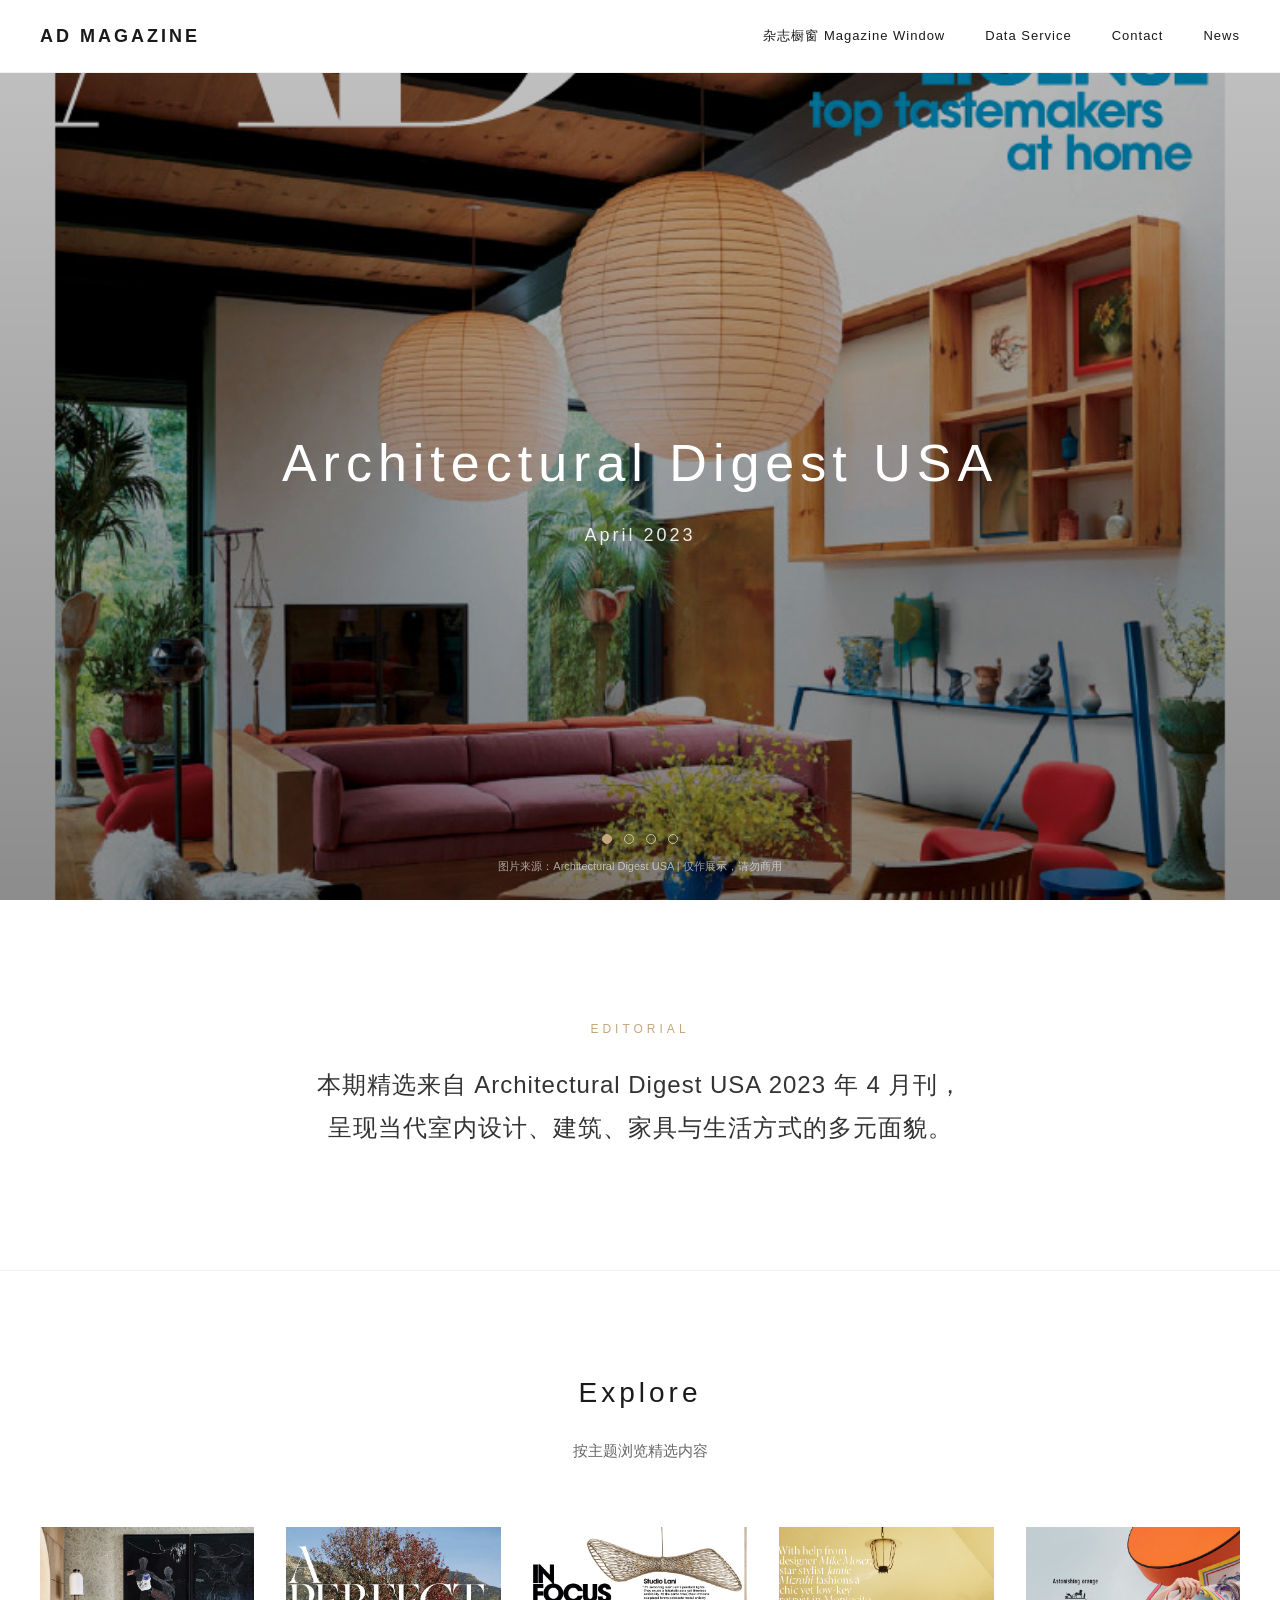
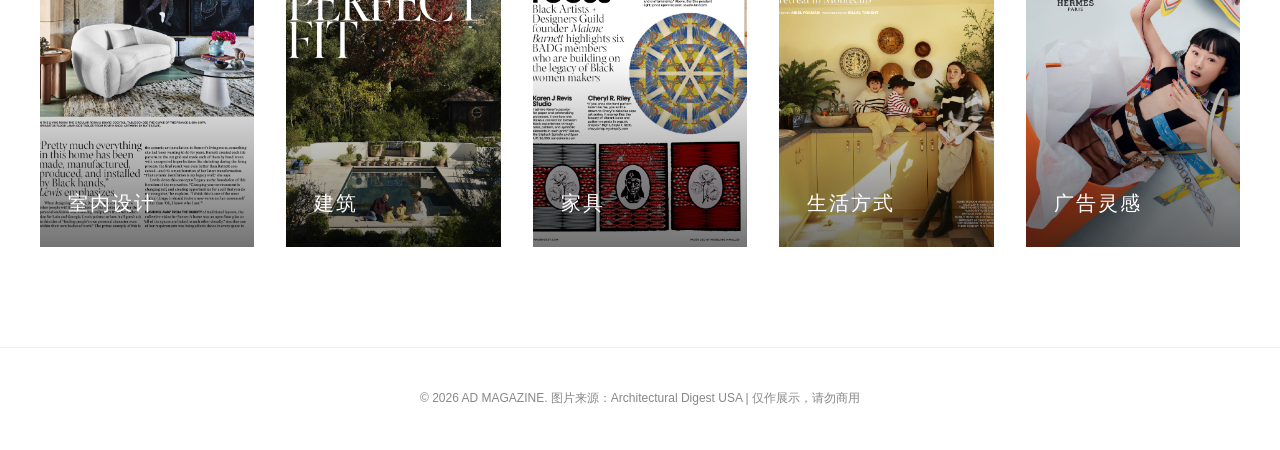
<file: index.html>
<!DOCTYPE html>
<html lang="zh-CN">
<head>
  <meta charset="UTF-8">
  <meta name="viewport" content="width=device-width, initial-scale=1.0">
  <title>AD MAGAZINE | Architectural Digest USA</title>
  <link rel="stylesheet" href="css/style.css">
</head>
<body>
  <!-- 顶部导航 -->
  <header class="site-header">
    <div class="container">
      <a class="logo" href="index.html">AD MAGAZINE</a>
      <nav class="site-nav">
        <a href="magazine-window.html">杂志橱窗 Magazine Window</a>
        <a href="data-service.html">Data Service</a>
        <a href="contact.html">Contact</a>
        <a href="news.html">News</a>
      </nav>
    </div>
  </header>

  <main>
    <!-- 全屏轮播 Hero -->
    <section class="hero-carousel" id="hero-carousel">
      <div class="carousel-track" id="carousel-track">
        <!-- JS 动态生成轮播项 -->
      </div>
      <div class="carousel-overlay"></div>
      <div class="hero-content">
        <h1>Architectural Digest USA</h1>
        <p>April 2023</p>
      </div>
      <div class="carousel-dots" id="carousel-dots">
        <!-- JS 动态生成指示点 -->
      </div>
      <p class="hero-note">图片来源：Architectural Digest USA | 仅作展示，请勿商用</p>
    </section>

    <!-- 杂志引言 -->
    <section class="editorial-intro">
      <div class="container">
        <p class="intro-label">Editorial</p>
        <h2>本期精选来自 Architectural Digest USA 2023 年 4 月刊，<br>呈现当代室内设计、建筑、家具与生活方式的多元面貌。</h2>
      </div>
    </section>

    <!-- 分类入口 -->
    <section class="category-entry">
      <div class="container">
        <h2 class="section-title">Explore</h2>
        <p class="section-subtitle">按主题浏览精选内容</p>
        <div class="category-grid" id="category-grid">
          <!-- JS 动态渲染 4 个分类入口 -->
        </div>
      </div>
    </section>
  </main>

  <!-- 页脚 -->
  <footer class="site-footer">
    <div class="container">
      <p>© 2026 AD MAGAZINE. 图片来源：Architectural Digest USA | 仅作展示，请勿商用</p>
    </div>
  </footer>

  <script src="js/main.js"></script>
</body>
</html>
</file>
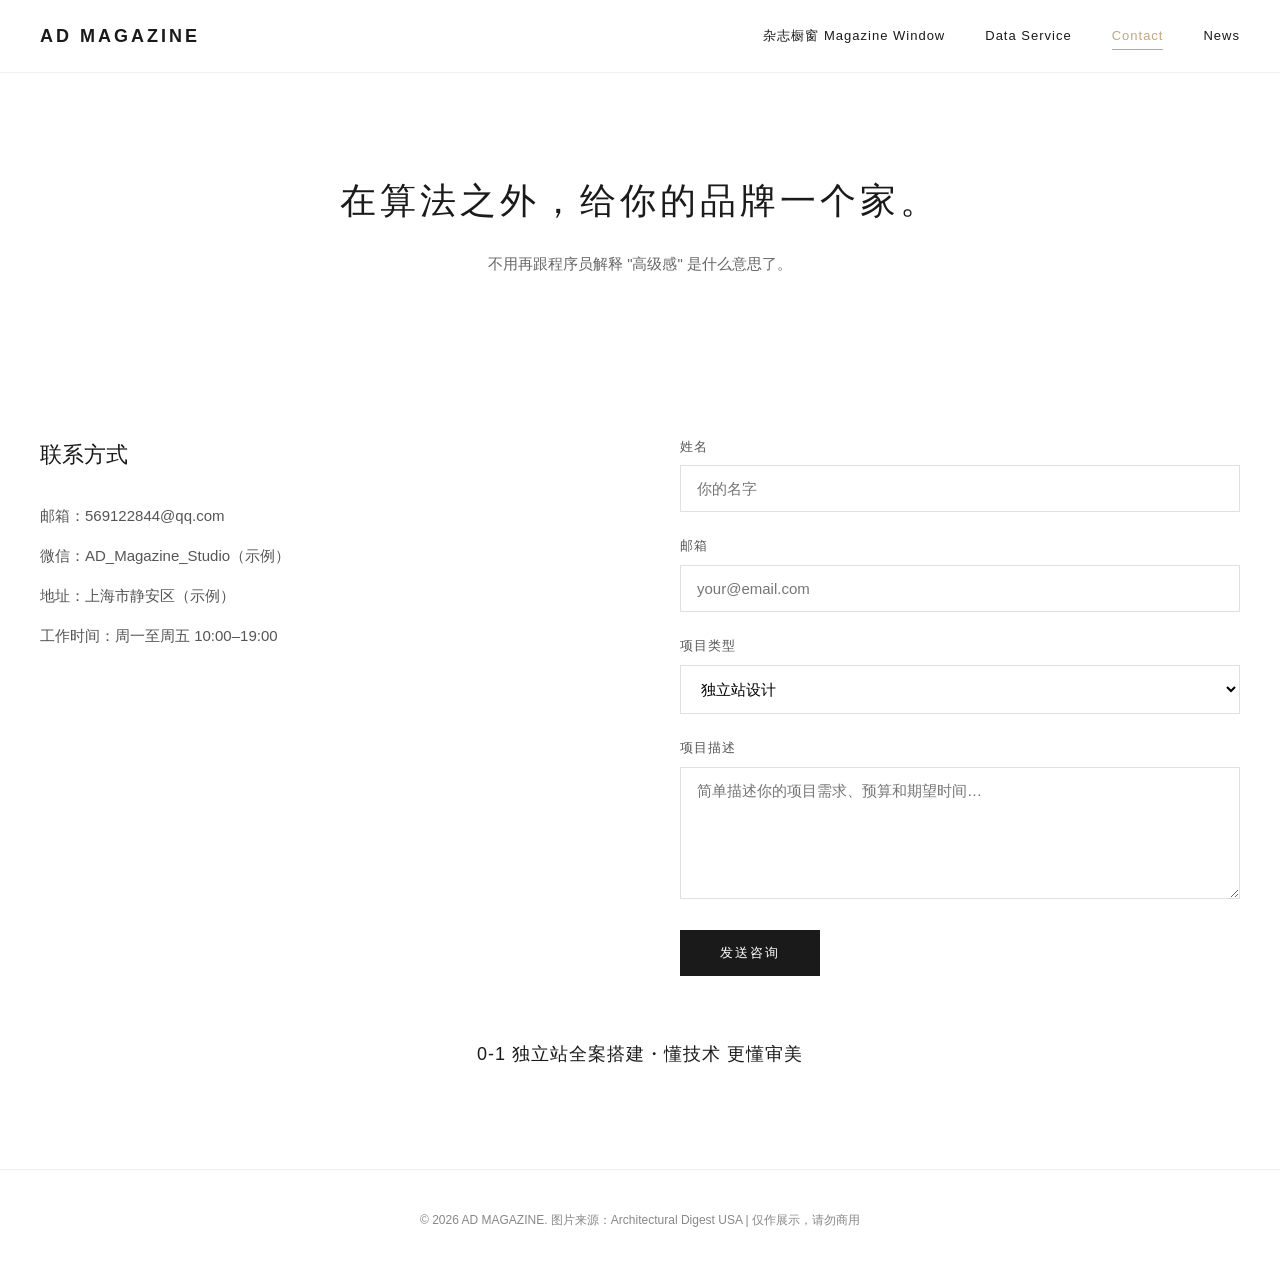
<file: contact.html>
<!DOCTYPE html>
<html lang="zh-CN">
<head>
  <meta charset="UTF-8">
  <meta name="viewport" content="width=device-width, initial-scale=1.0">
  <title>Contact | AD MAGAZINE</title>
  <link rel="stylesheet" href="css/style.css">
</head>
<body>
  <!-- 顶部导航 -->
  <header class="site-header">
    <div class="container">
      <a class="logo" href="index.html">AD MAGAZINE</a>
      <nav class="site-nav">
        <a href="magazine-window.html">杂志橱窗 Magazine Window</a>
        <a href="data-service.html">Data Service</a>
        <a href="contact.html">Contact</a>
        <a href="news.html">News</a>
      </nav>
    </div>
  </header>

  <main>
    <!-- 页面标题区 -->
    <section class="page-header">
      <div class="container">
        <h1>在算法之外，给你的品牌一个家。</h1>
        <p>不用再跟程序员解释 "高级感" 是什么意思了。</p>
      </div>
    </section>

    <!-- 联系表单 -->
    <section class="section">
      <div class="container">
        <div class="contact-layout">
          <div class="contact-info-block">
            <h2>联系方式</h2>
            <p>邮箱：<a href="mailto:569122844@qq.com">569122844@qq.com</a></p>
            <p>微信：AD_Magazine_Studio（示例）</p>
            <p>地址：上海市静安区（示例）</p>
            <p>工作时间：周一至周五 10:00–19:00</p>
          </div>

          <form class="contact-form" id="contact-form" action="#" method="post">
            <div class="form-row">
              <label for="name">姓名</label>
              <input type="text" id="name" name="name" placeholder="你的名字" required>
            </div>
            <div class="form-row">
              <label for="email">邮箱</label>
              <input type="email" id="email" name="email" placeholder="your@email.com" required>
            </div>
            <div class="form-row">
              <label for="project-type">项目类型</label>
              <select id="project-type" name="project-type">
                <option value="独立站设计">独立站设计</option>
                <option value="数据洞察服务">数据洞察服务</option>
                <option value="品牌内容策划">品牌内容策划</option>
                <option value="其他">其他</option>
              </select>
            </div>
            <div class="form-row">
              <label for="message">项目描述</label>
              <textarea id="message" name="message" rows="6" placeholder="简单描述你的项目需求、预算和期望时间…" required></textarea>
            </div>
            <button type="submit">发送咨询</button>
          </form>
        </div>
        <p class="contact-closing">0-1 独立站全案搭建・懂技术 更懂审美</p>
      </div>
    </section>
  </main>

  <!-- 页脚 -->
  <footer class="site-footer">
    <div class="container">
      <p>© 2026 AD MAGAZINE. 图片来源：Architectural Digest USA | 仅作展示，请勿商用</p>
    </div>
  </footer>

  <script src="js/main.js"></script>
</body>
</html>
</file>
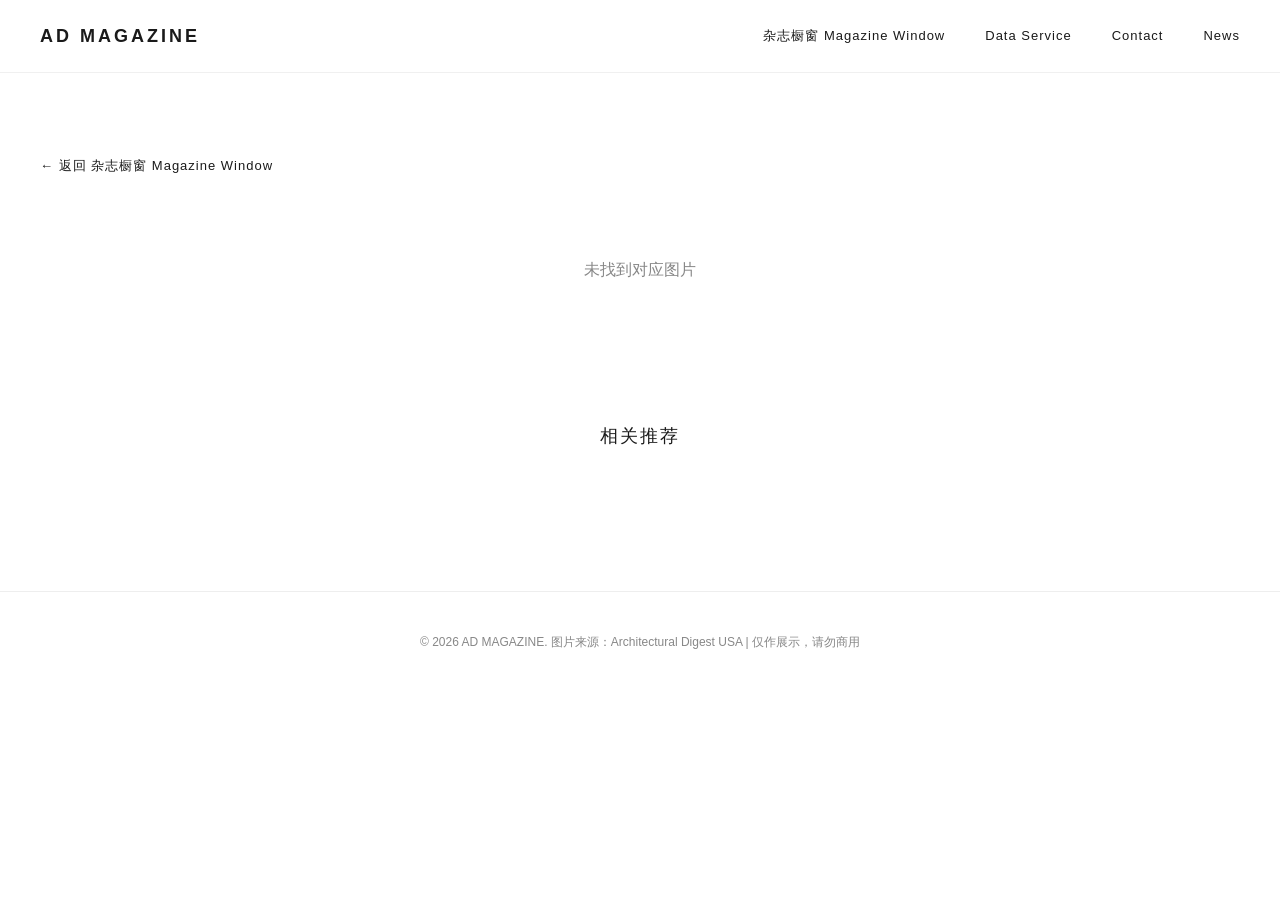
<file: detail.html>
<!DOCTYPE html>
<html lang="zh-CN">
<head>
  <meta charset="UTF-8">
  <meta name="viewport" content="width=device-width, initial-scale=1.0">
  <title>图片详情 | AD MAGAZINE</title>
  <link rel="stylesheet" href="css/style.css">
</head>
<body>
  <!-- 顶部导航 -->
  <header class="site-header">
    <div class="container">
      <a class="logo" href="index.html">AD MAGAZINE</a>
      <nav class="site-nav">
        <a href="magazine-window.html">杂志橱窗 Magazine Window</a>
        <a href="data-service.html">Data Service</a>
        <a href="contact.html">Contact</a>
        <a href="news.html">News</a>
      </nav>
    </div>
  </header>

  <main>
    <!-- 详情区 -->
    <section class="detail-section">
      <div class="container">
        <a class="detail-back" href="magazine-window.html">← 返回 杂志橱窗 Magazine Window</a>
        <div class="detail-image" id="detail-image">
          <!-- JS 动态渲染大图 -->
        </div>
        <div class="detail-info" id="detail-info">
          <!-- JS 动态渲染图片信息 -->
        </div>
      </div>
    </section>

    <!-- 相关推荐 -->
    <section class="related-section">
      <div class="container">
        <h2>相关推荐</h2>
        <div class="related-grid" id="related-grid">
          <!-- JS 动态渲染相关推荐 -->
        </div>
      </div>
    </section>
  </main>

  <!-- 页脚 -->
  <footer class="site-footer">
    <div class="container">
      <p>© 2026 AD MAGAZINE. 图片来源：Architectural Digest USA | 仅作展示，请勿商用</p>
    </div>
  </footer>

  <script src="js/main.js"></script>
</body>
</html>
</file>
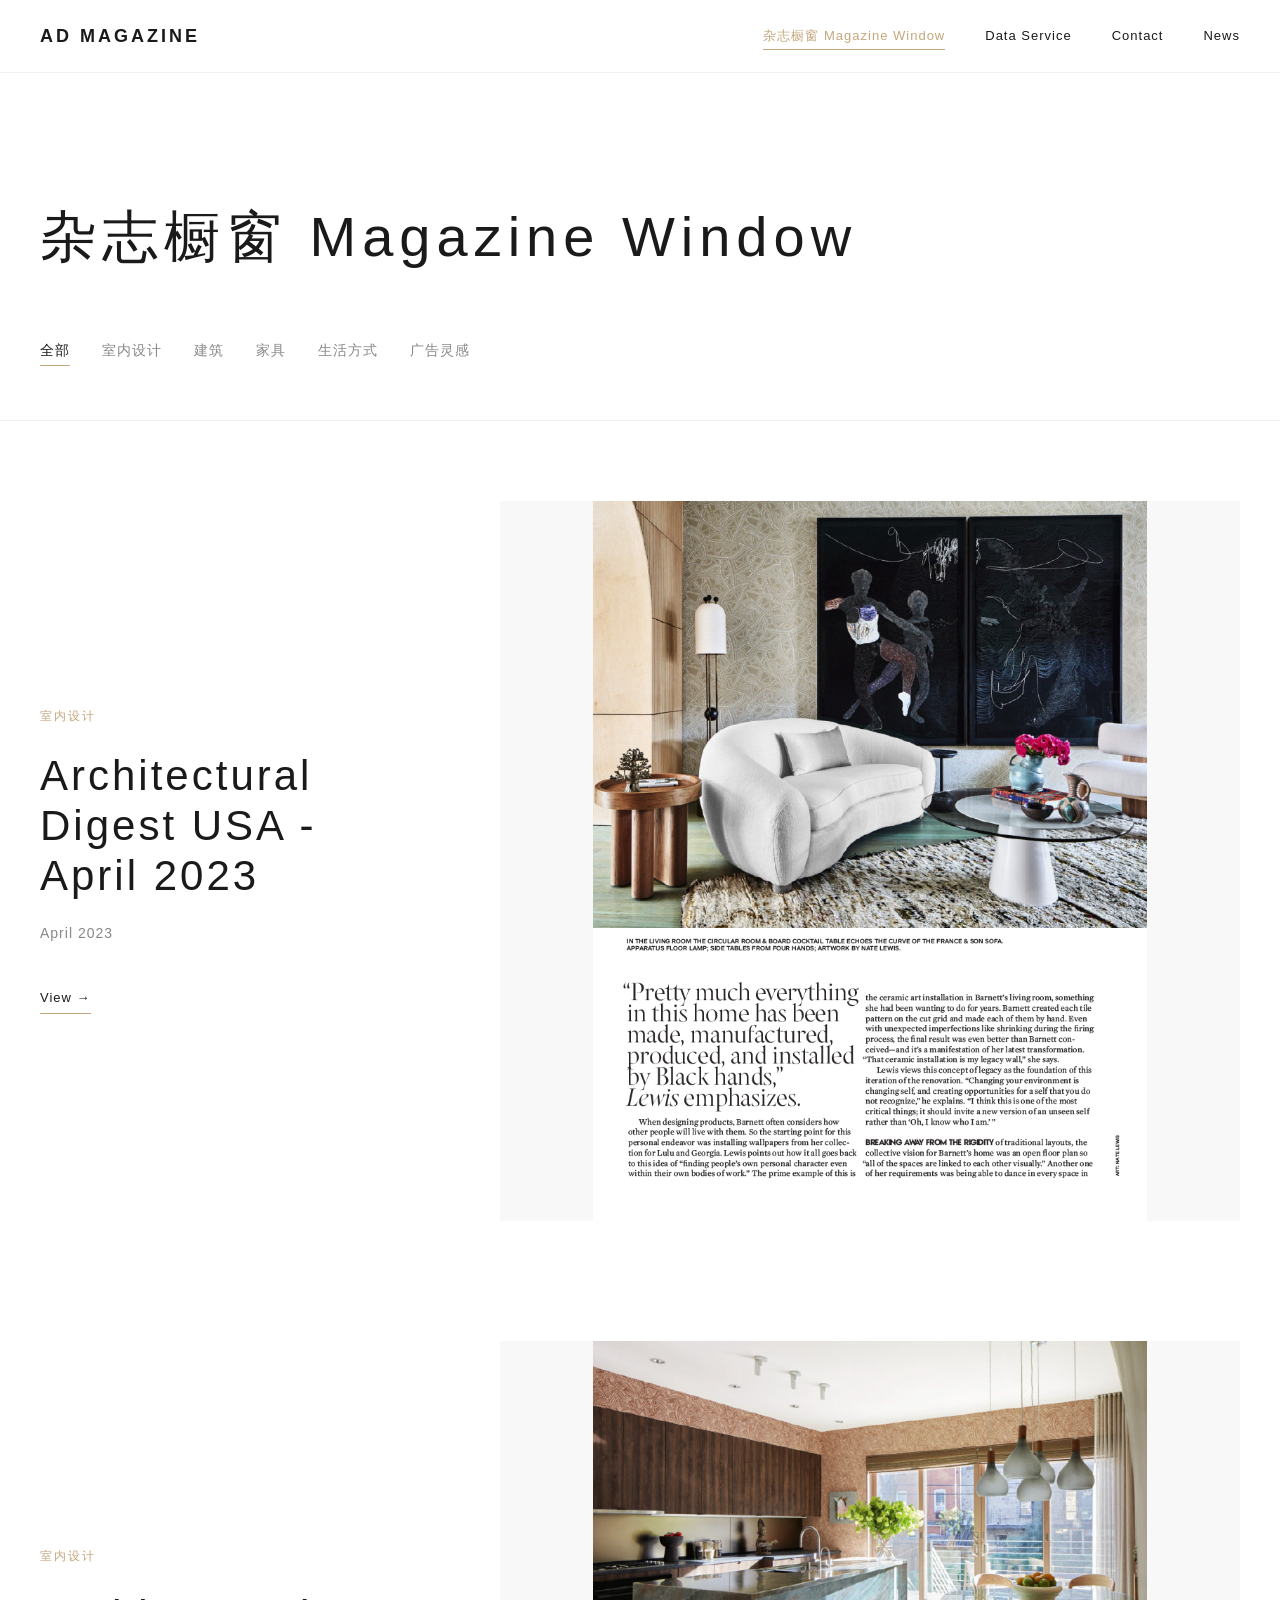
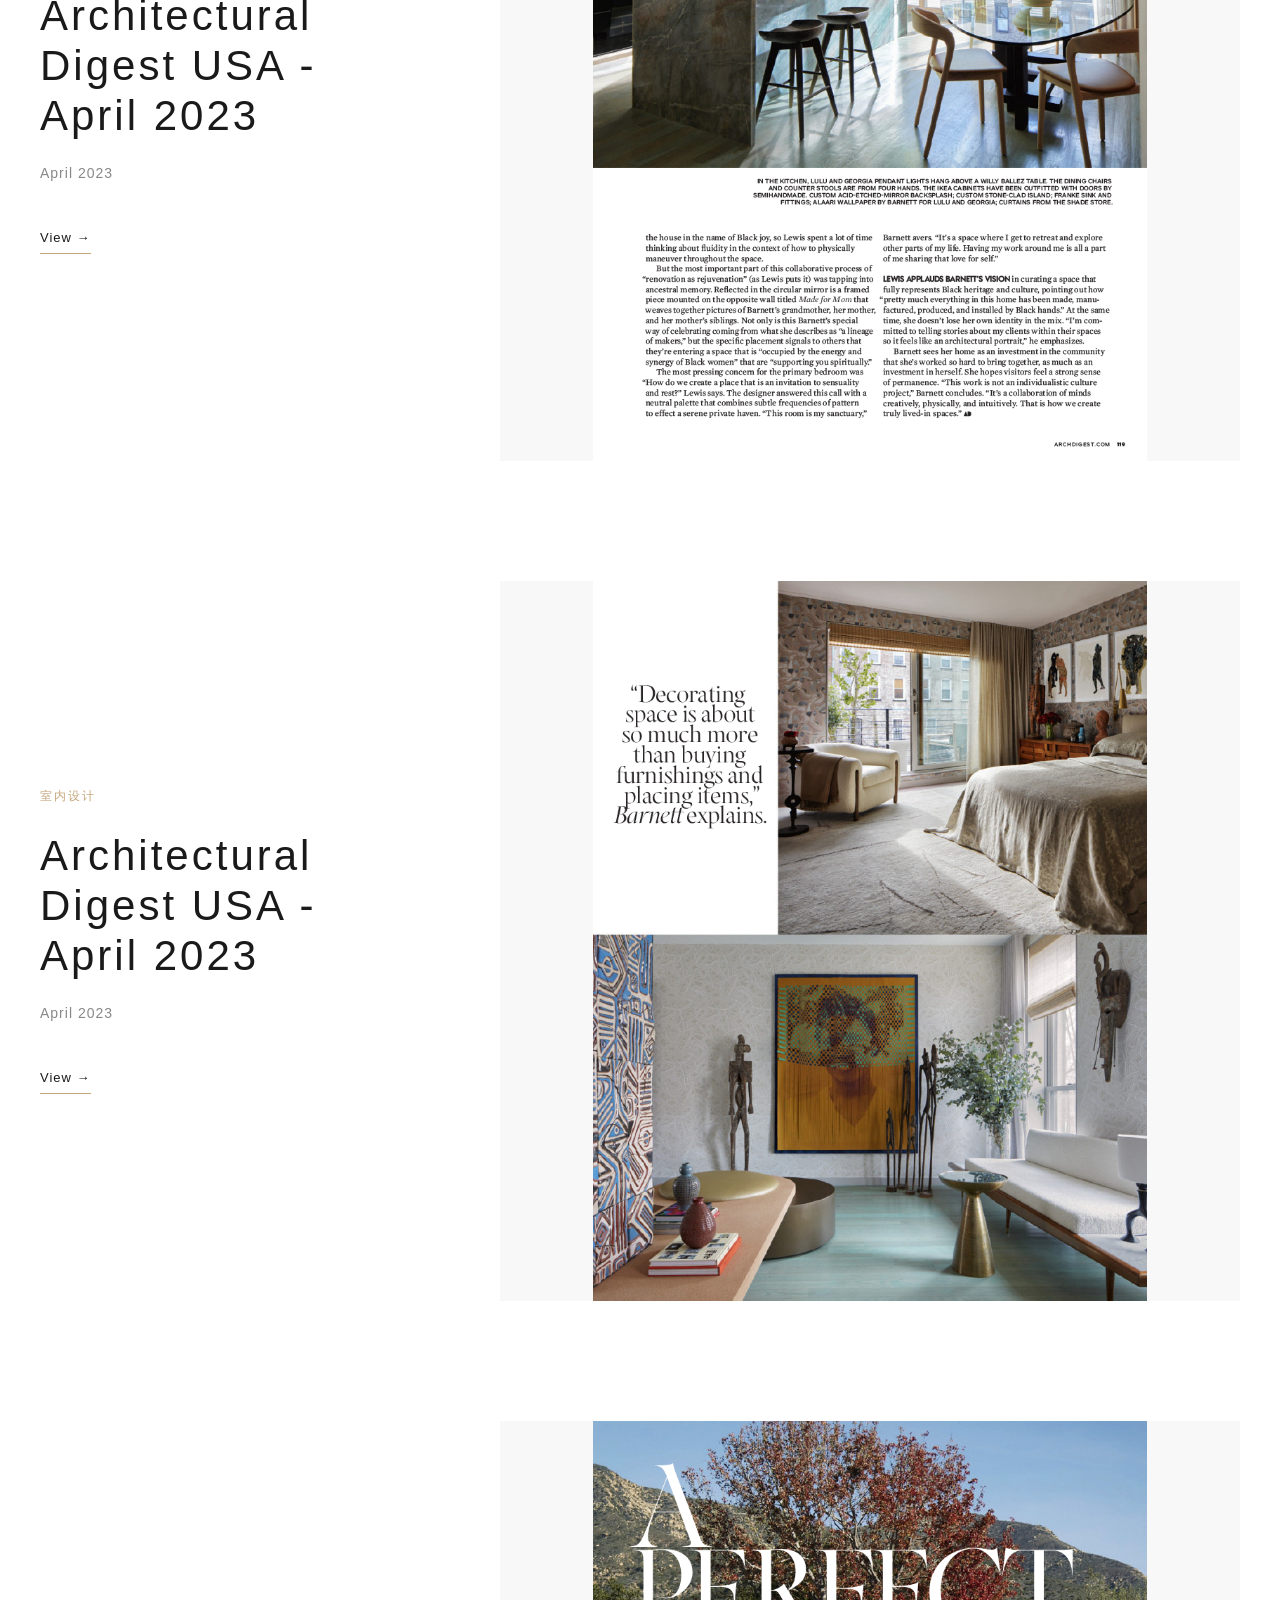
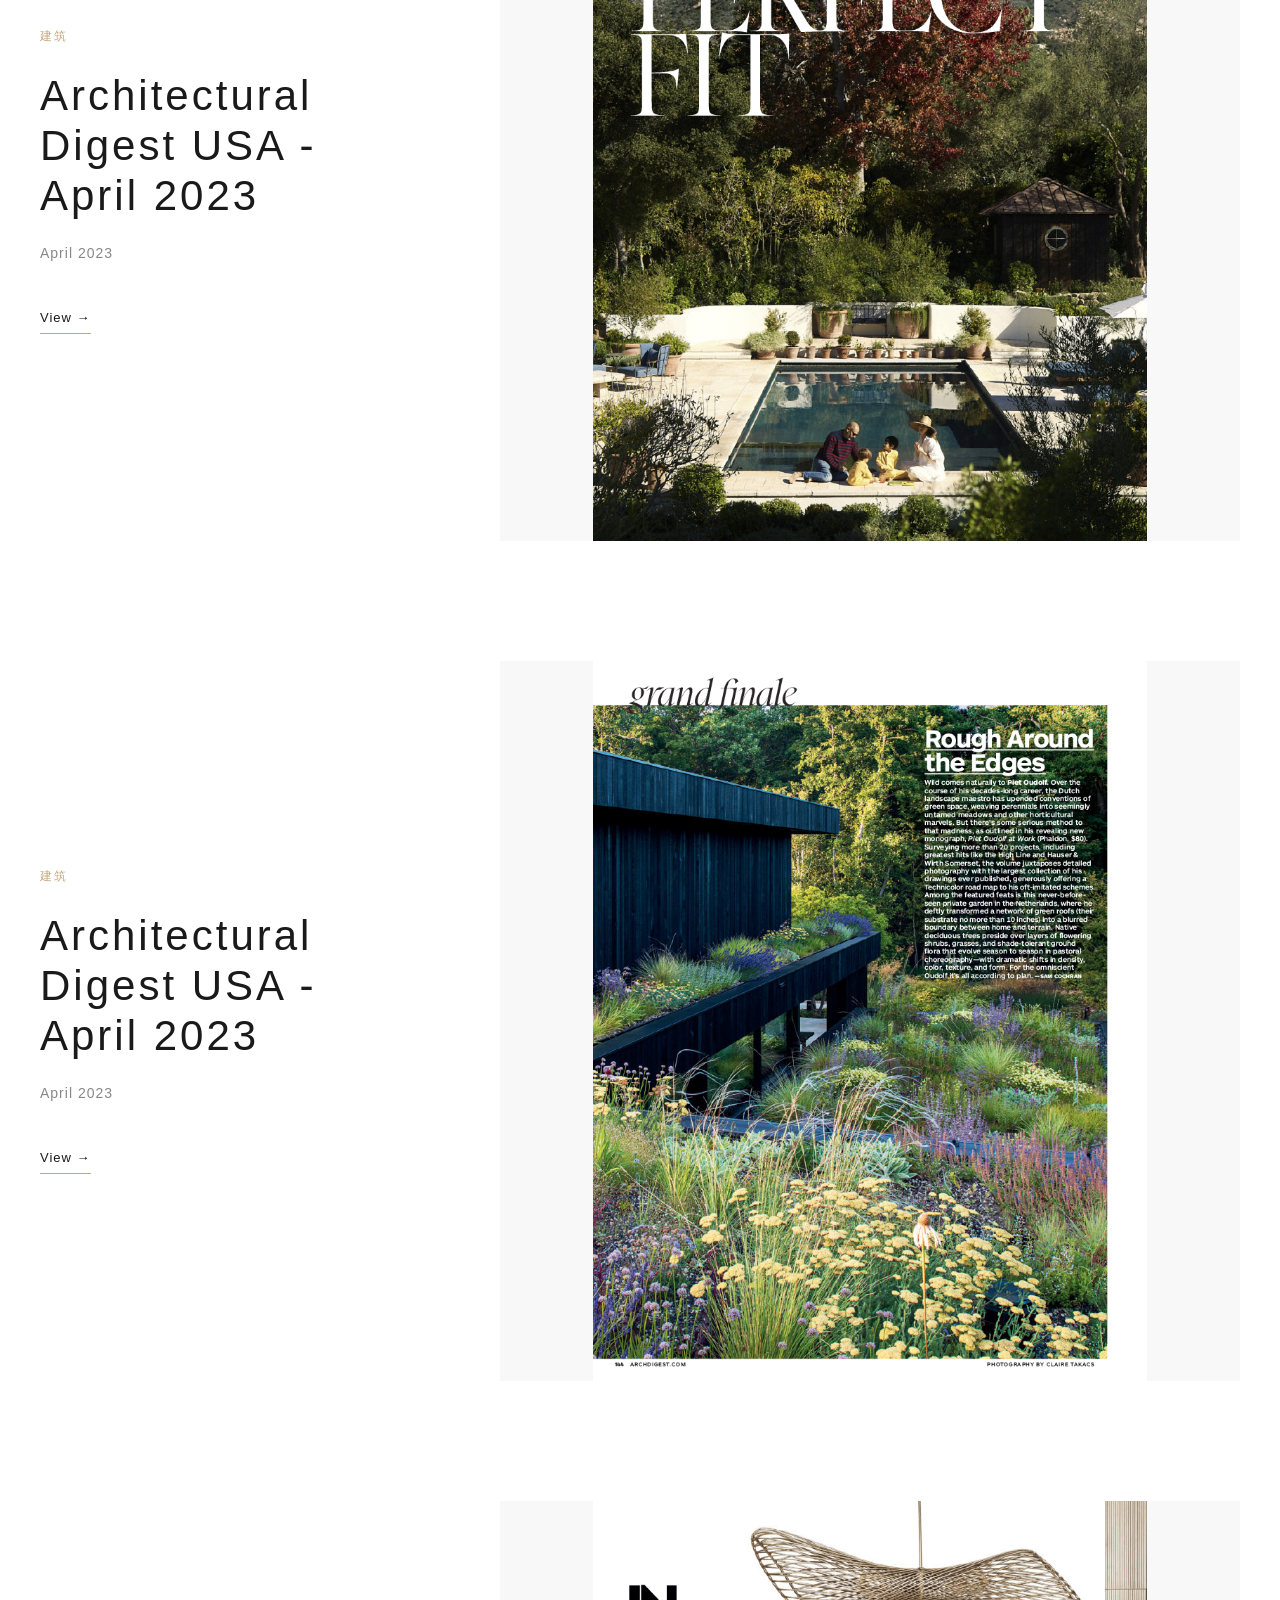
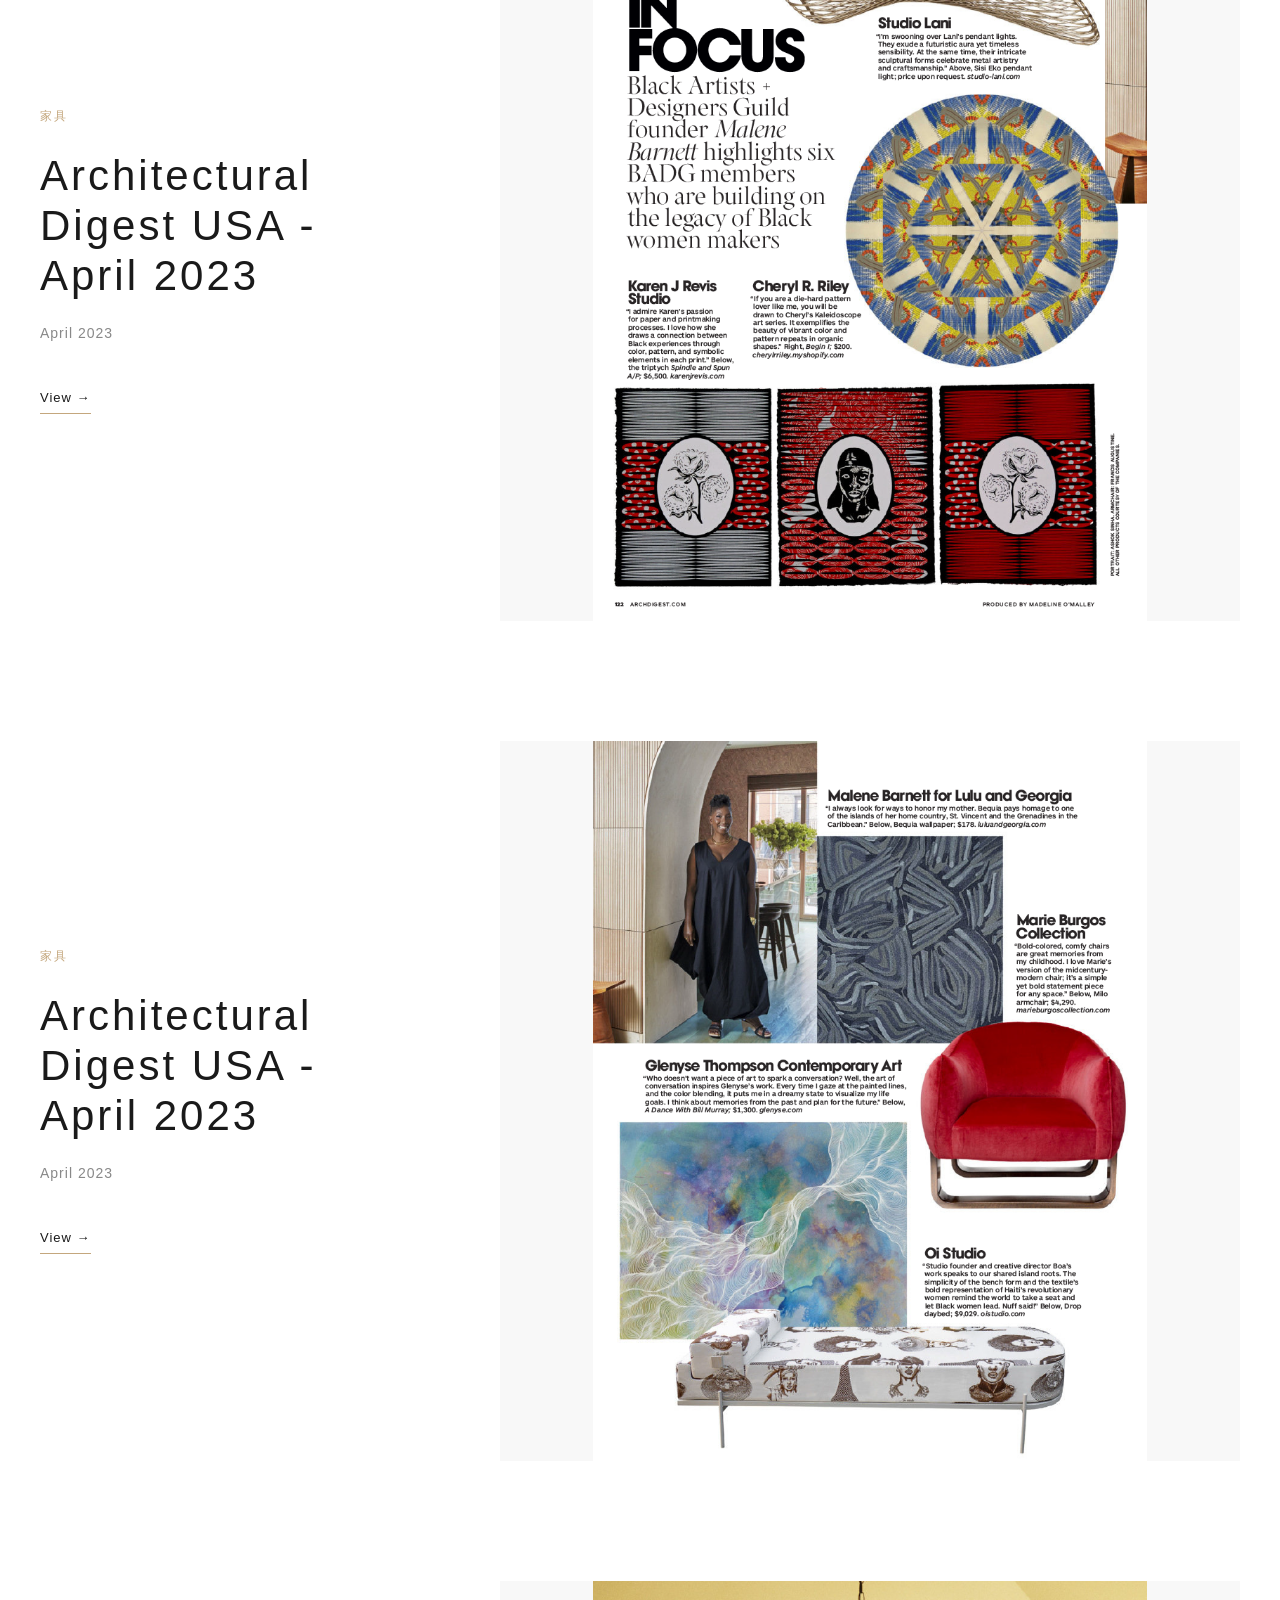
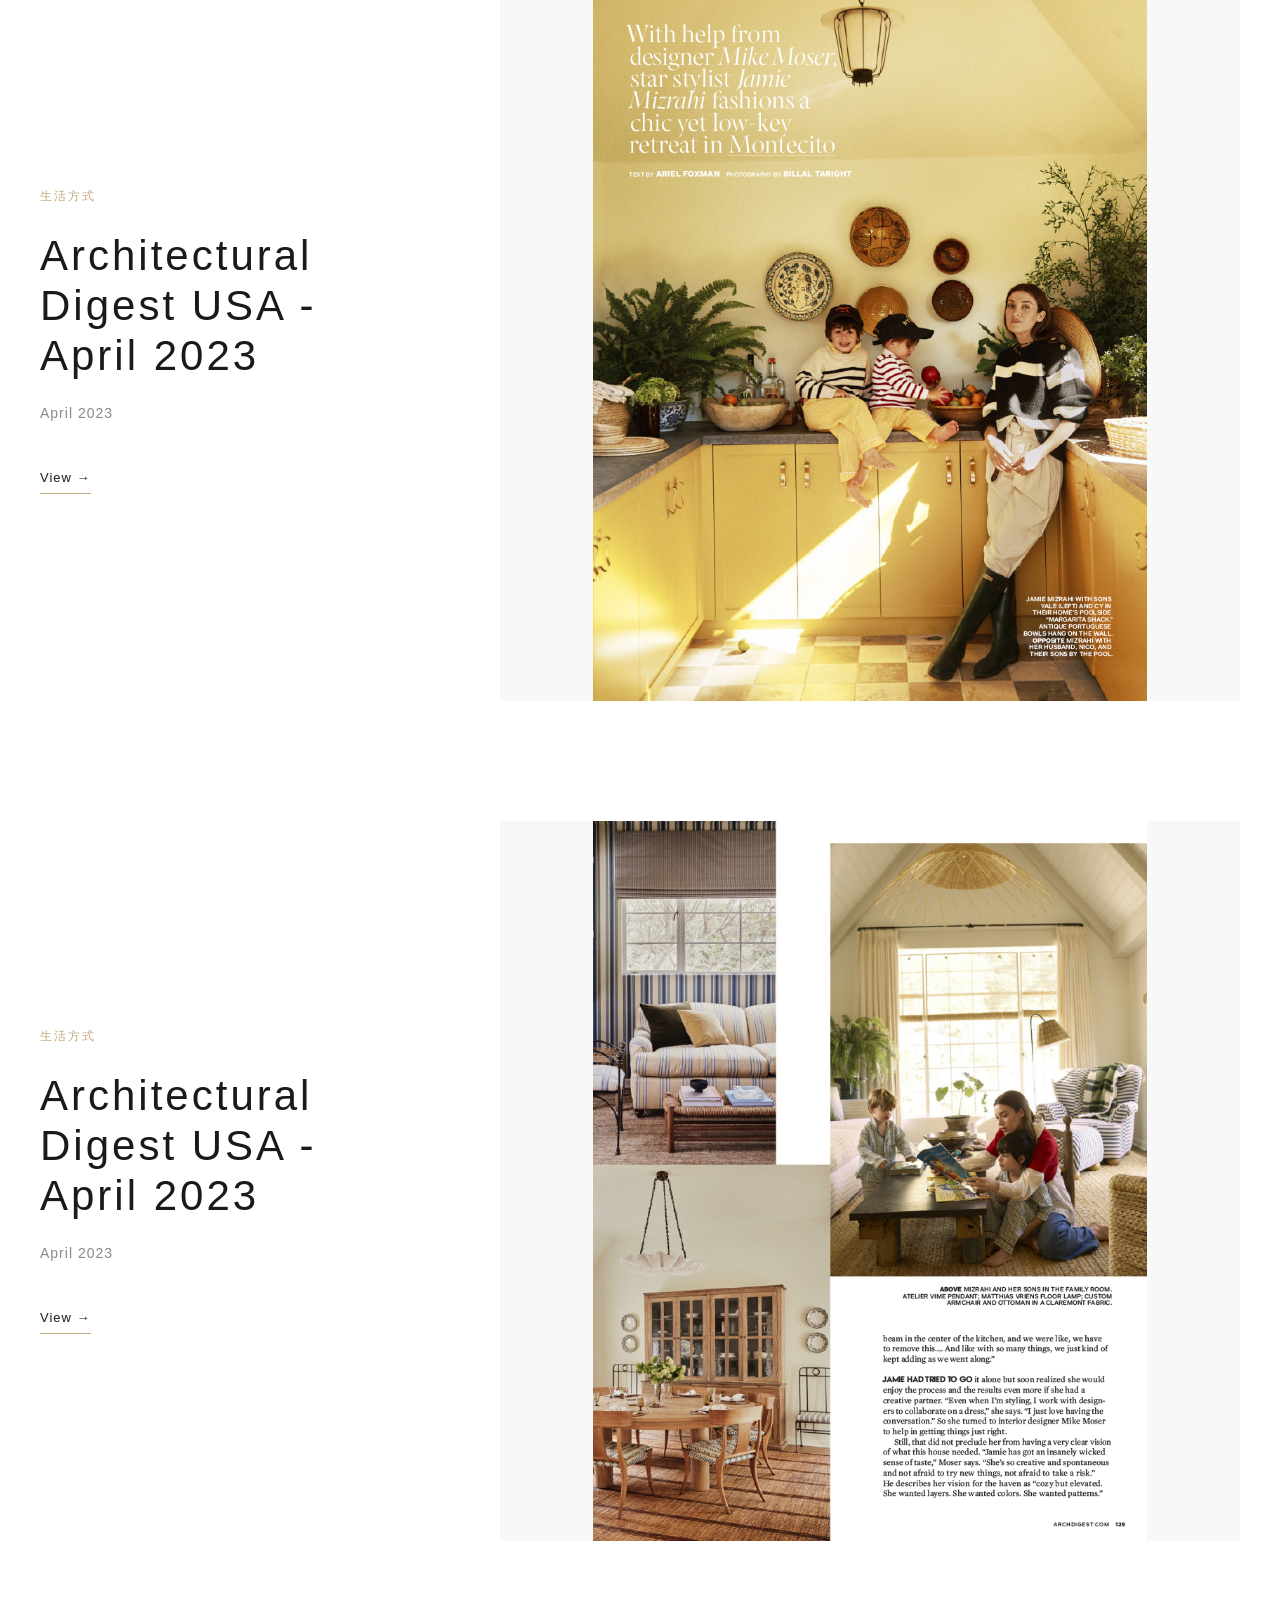
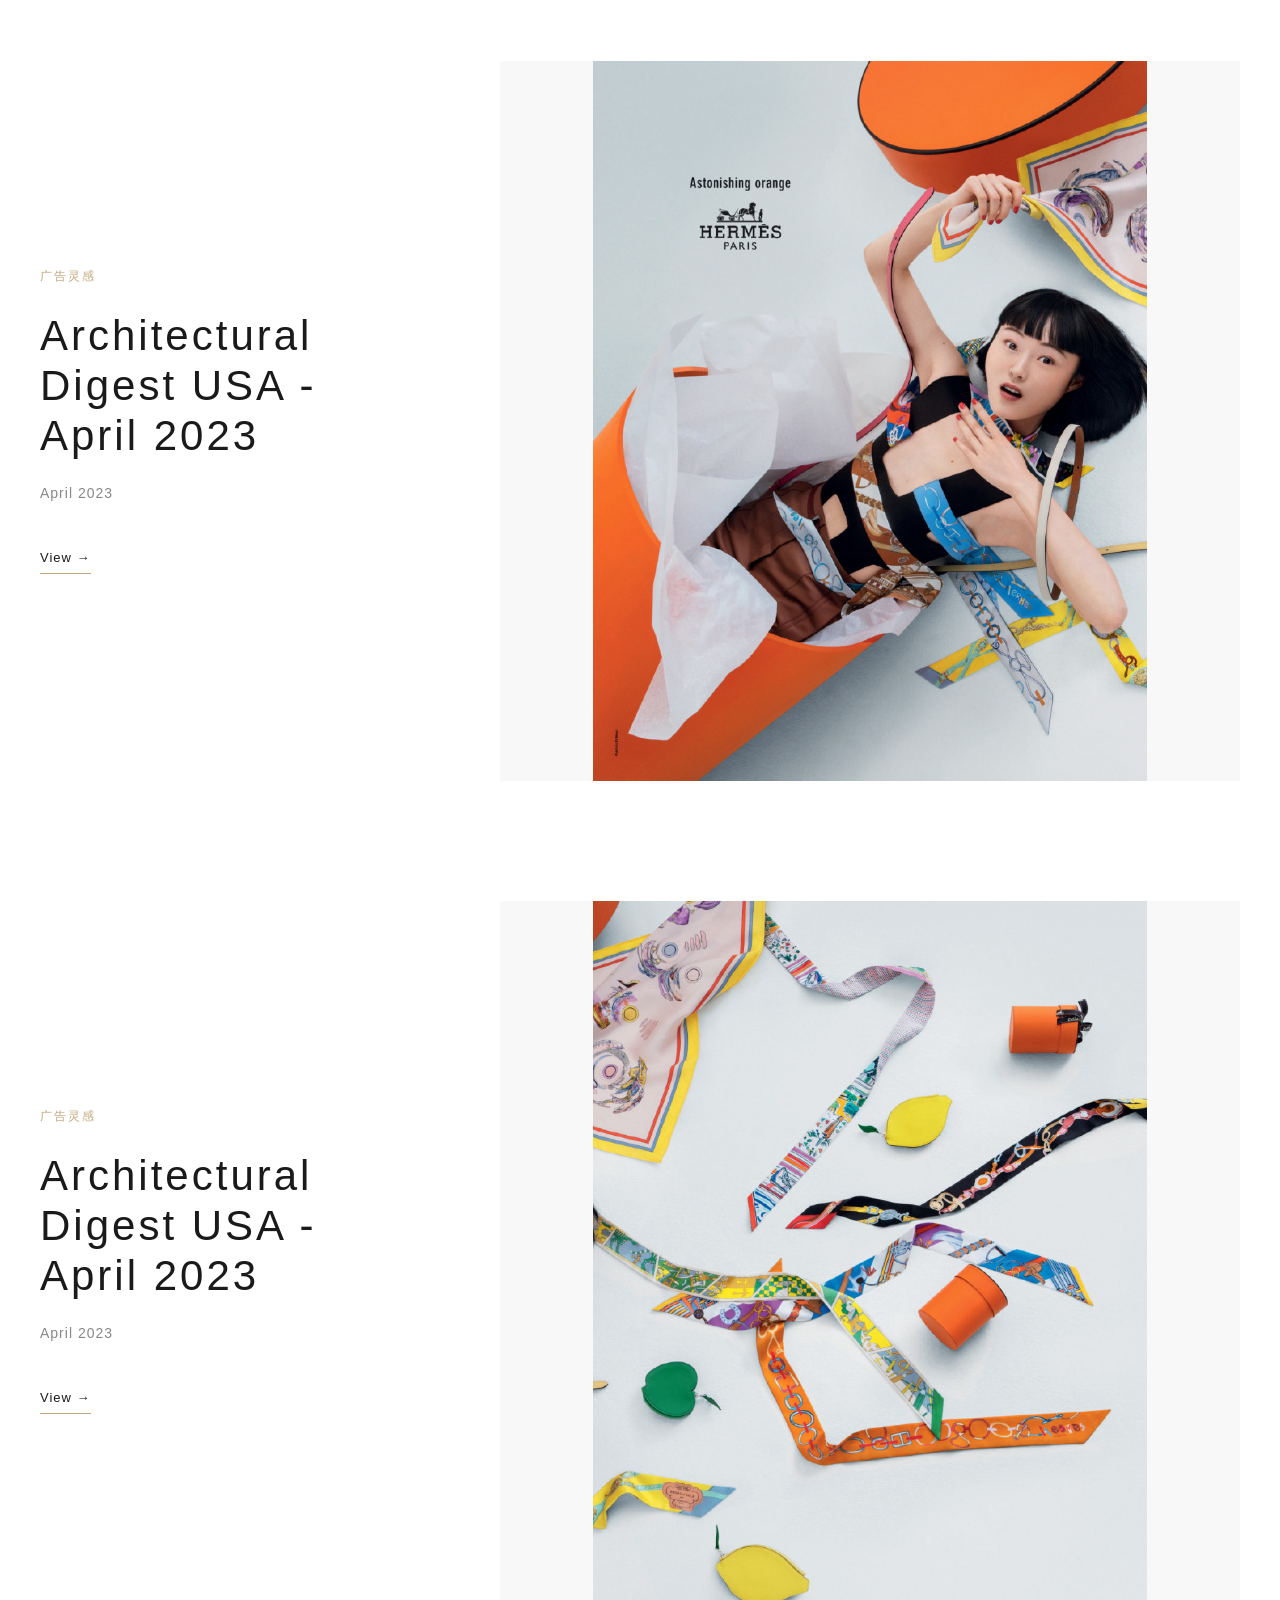
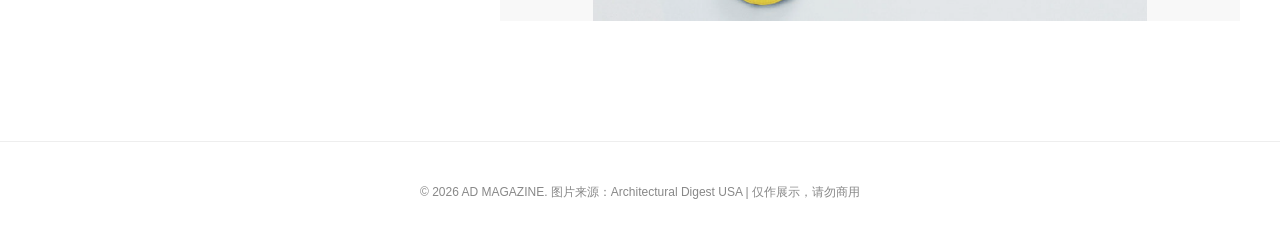
<file: magazine-window.html>
<!DOCTYPE html>
<html lang="zh-CN">
<head>
  <meta charset="UTF-8">
  <meta name="viewport" content="width=device-width, initial-scale=1.0">
  <title>杂志橱窗 Magazine Window | AD MAGAZINE</title>
  <link rel="stylesheet" href="css/style.css">
</head>
<body>
  <!-- 顶部导航 -->
  <header class="site-header">
    <div class="container">
      <a class="logo" href="index.html">AD MAGAZINE</a>
      <nav class="site-nav">
        <a href="magazine-window.html">杂志橱窗 Magazine Window</a>
        <a href="data-service.html">Data Service</a>
        <a href="contact.html">Contact</a>
        <a href="news.html">News</a>
      </nav>
    </div>
  </header>

  <main>
    <!-- 页面标题区 -->
    <section class="page-header works-header">
      <div class="container">
        <h1>杂志橱窗 Magazine Window</h1>
      </div>
    </section>

    <!-- 分类标签 -->
    <div class="works-filter">
      <div class="container">
        <nav class="filter-nav" id="filter-tabs">
          <!-- JS 动态渲染分类标签 -->
        </nav>
      </div>
    </div>

    <!-- 作品列表 -->
    <section class="works-list-section">
      <div class="container">
        <div class="works-list" id="works-list">
          <!-- JS 动态渲染作品列表 -->
        </div>
      </div>
    </section>
  </main>

  <!-- 页脚 -->
  <footer class="site-footer">
    <div class="container">
      <p>© 2026 AD MAGAZINE. 图片来源：Architectural Digest USA | 仅作展示，请勿商用</p>
    </div>
  </footer>

  <script src="js/main.js"></script>
</body>
</html>
</file>
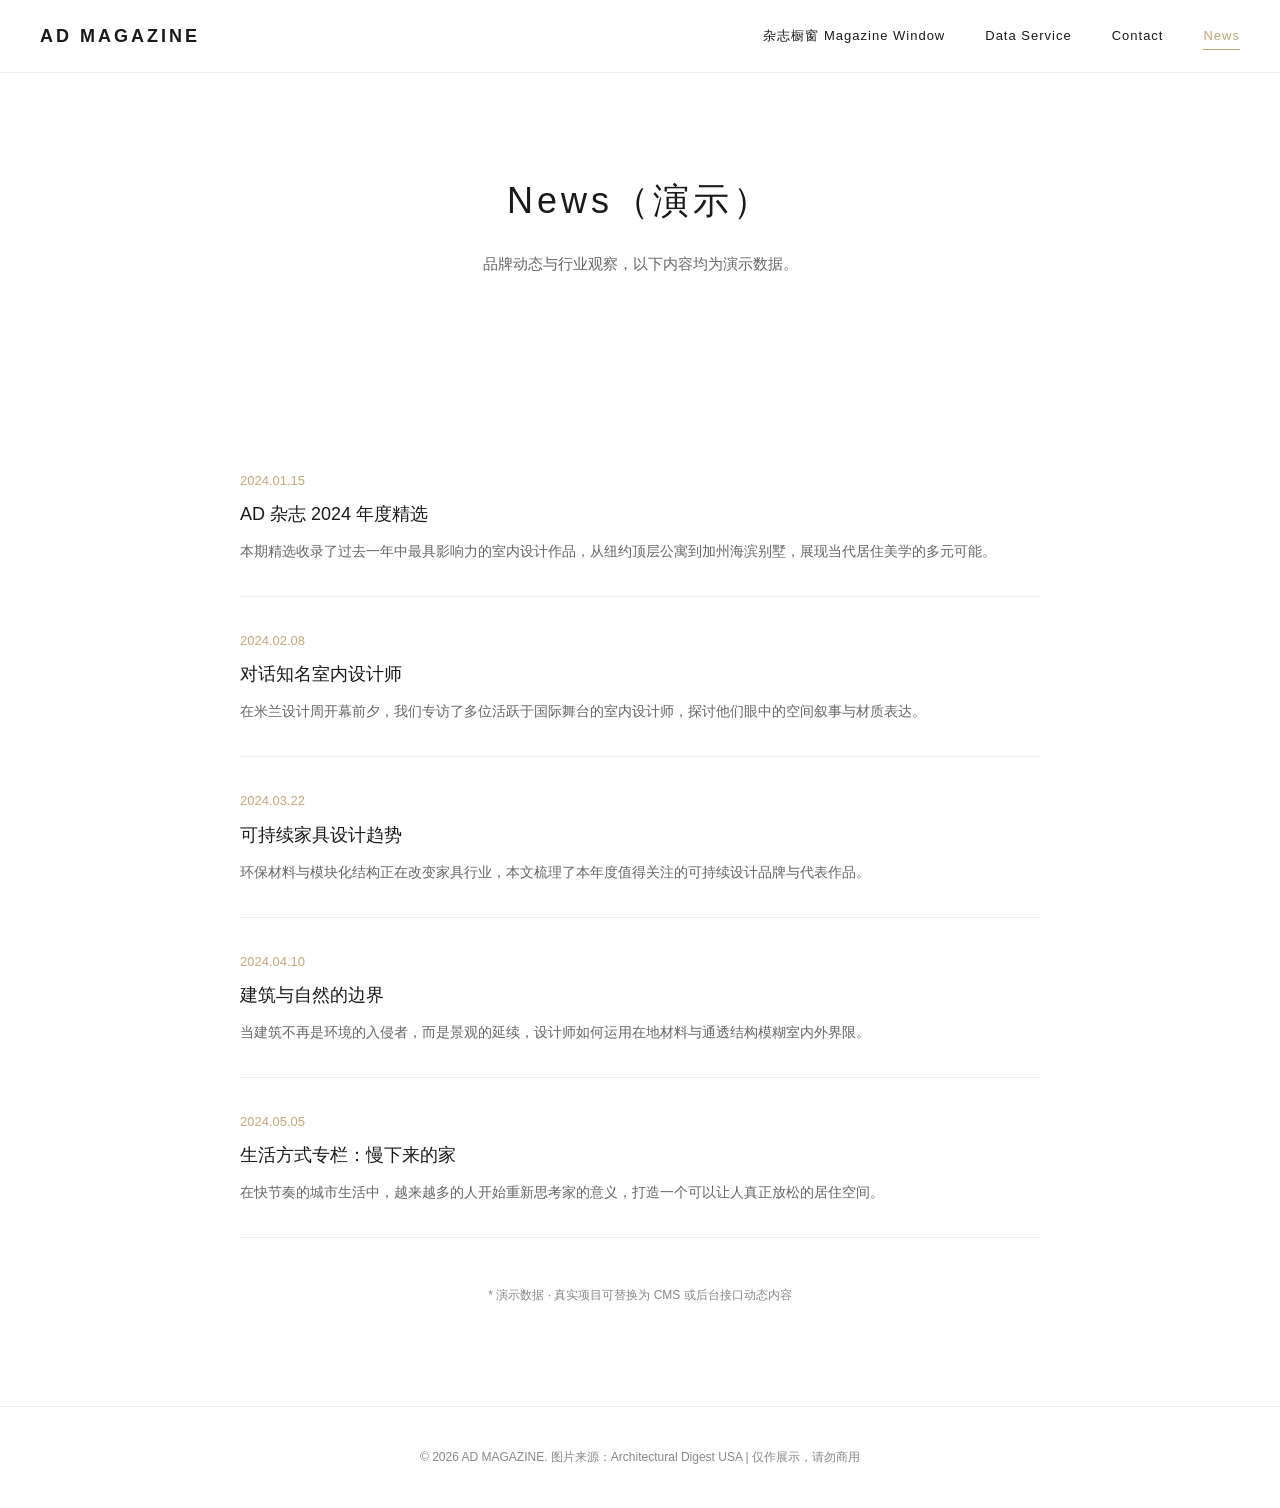
<file: news.html>
<!DOCTYPE html>
<html lang="zh-CN">
<head>
  <meta charset="UTF-8">
  <meta name="viewport" content="width=device-width, initial-scale=1.0">
  <title>News（演示） | AD MAGAZINE</title>
  <link rel="stylesheet" href="css/style.css">
</head>
<body>
  <!-- 顶部导航 -->
  <header class="site-header">
    <div class="container">
      <a class="logo" href="index.html">AD MAGAZINE</a>
      <nav class="site-nav">
        <a href="magazine-window.html">杂志橱窗 Magazine Window</a>
        <a href="data-service.html">Data Service</a>
        <a href="contact.html">Contact</a>
        <a href="news.html">News</a>
      </nav>
    </div>
  </header>

  <main>
    <!-- 页面标题区 -->
    <section class="page-header">
      <div class="container">
        <h1>News（演示）</h1>
        <p>品牌动态与行业观察，以下内容均为演示数据。</p>
      </div>
    </section>

    <!-- 新闻列表 -->
    <section class="section">
      <div class="container">
        <div class="news-list" id="news-list">
          <!-- JS 动态渲染新闻列表 -->
        </div>
        <p style="text-align:center; font-size:12px; color:#888; margin-top:48px;">* 演示数据 · 真实项目可替换为 CMS 或后台接口动态内容</p>
      </div>
    </section>
  </main>

  <!-- 页脚 -->
  <footer class="site-footer">
    <div class="container">
      <p>© 2026 AD MAGAZINE. 图片来源：Architectural Digest USA | 仅作展示，请勿商用</p>
    </div>
  </footer>

  <script src="js/main.js"></script>
</body>
</html>
</file>
<file: css/style.css>
:root {
  --color-accent: #C4A77D;
  --color-accent-hover: #b5986e;
  --color-ink: #1a1a1a;
  --color-body: #666;
  --color-muted: #888;
  --color-border: #eee;
  --color-card: #fafafa;
  --color-bg: #fff;
}

/* ===== 全局基础 ===== */
* {
  margin: 0;
  padding: 0;
  box-sizing: border-box;
}

html {
  scroll-behavior: smooth;
}

body {
  font-family: -apple-system, BlinkMacSystemFont, "Segoe UI", "PingFang SC", "Hiragino Sans GB", "Microsoft YaHei", sans-serif;
  color: #1a1a1a;
  background-color: #fff;
  line-height: 1.6;
}

a {
  color: inherit;
  text-decoration: none;
}

img {
  max-width: 100%;
  height: auto;
  object-fit: cover;
  display: block;
}

.container {
  max-width: 1400px;
  margin: 0 auto;
  padding: 0 40px;
}

.section {
  padding: 100px 0;
}

.section-title {
  font-size: 28px;
  font-weight: 400;
  letter-spacing: 4px;
  text-align: center;
  margin-bottom: 24px;
}

.section-subtitle {
  font-size: 15px;
  color: #666;
  text-align: center;
  margin-bottom: 64px;
}

/* iOS 风格悬浮提示 */
.ios-tooltip {
  position: fixed;
  left: 0;
  top: 0;
  z-index: 10000;
  pointer-events: none;
  opacity: 0;
  transform: translateY(8px) scale(0.96);
  transition: opacity 0.25s cubic-bezier(0.25, 0.46, 0.45, 0.94),
              transform 0.25s cubic-bezier(0.25, 0.46, 0.45, 0.94);
  background: rgba(255, 255, 255, 0.92);
  backdrop-filter: blur(16px) saturate(180%);
  -webkit-backdrop-filter: blur(16px) saturate(180%);
  border-radius: 14px;
  padding: 10px 14px;
  box-shadow: 0 8px 24px rgba(0, 0, 0, 0.12), 0 2px 8px rgba(0, 0, 0, 0.06);
  border: 1px solid rgba(255, 255, 255, 0.6);
  max-width: 240px;
}

.ios-tooltip.visible {
  opacity: 1;
  transform: translateY(0) scale(1);
}

.ios-tooltip-title {
  display: block;
  font-size: 14px;
  font-weight: 500;
  color: var(--color-ink);
  line-height: 1.4;
}

.ios-tooltip-value {
  display: block;
  font-size: 12px;
  color: var(--color-body);
  margin-top: 2px;
  line-height: 1.5;
}

/* ===== 顶部导航 ===== */
.site-header {
  position: fixed;
  top: 0;
  left: 0;
  right: 0;
  z-index: 100;
  background-color: rgba(255, 255, 255, 0.96);
  backdrop-filter: blur(4px);
  border-bottom: 1px solid #f0f0f0;
}

.site-header .container {
  display: flex;
  justify-content: space-between;
  align-items: center;
  height: 72px;
}

.logo {
  font-size: 18px;
  font-weight: 600;
  letter-spacing: 3px;
}

.site-nav {
  display: flex;
  gap: 40px;
}

.site-nav a {
  font-size: 13px;
  letter-spacing: 1px;
  position: relative;
  transition: color 0.2s;
}

.site-nav a::after {
  content: "";
  position: absolute;
  left: 0;
  bottom: -4px;
  width: 0;
  height: 1px;
  background-color: #C4A77D;
  transition: width 0.3s;
}

.site-nav a:hover,
.site-nav a.active {
  color: #C4A77D;
}

.site-nav a:hover::after,
.site-nav a.active::after {
  width: 100%;
}

/* ===== 主内容顶部偏移（固定导航占位） ===== */
main {
  padding-top: 72px;
}

/* ===== 页面标题区 ===== */
.page-header {
  padding: 100px 0 60px;
  text-align: center;
  background-color: #fff;
}

.page-header h1 {
  font-size: 36px;
  font-weight: 300;
  letter-spacing: 4px;
  margin-bottom: 20px;
}

.page-header p {
  font-size: 15px;
  color: #666;
  line-height: 1.8;
  max-width: 700px;
  margin: 0 auto;
}

/* ===== 图片展示区 ===== */
.gallery-section {
  padding-bottom: 100px;
}

/* ===== 首页轮播 Hero ===== */
.hero-carousel {
  position: relative;
  height: calc(100vh - 72px);
  min-height: 500px;
  display: flex;
  align-items: center;
  justify-content: center;
  text-align: center;
  overflow: hidden;
  background-color: #1a1a1a;
}

.carousel-track {
  position: absolute;
  inset: 0;
  display: flex;
  transition: transform 0.8s ease-in-out;
}

.carousel-slide {
  flex: 0 0 100%;
  height: 100%;
  background-size: cover;
  background-position: center;
  background-repeat: no-repeat;
}

.carousel-overlay {
  position: absolute;
  inset: 0;
  background: linear-gradient(to bottom, rgba(0,0,0,0.25), rgba(0,0,0,0.45));
}

.hero-content {
  position: relative;
  z-index: 2;
  padding: 0 24px;
  color: #fff;
}

.hero-content h1 {
  font-size: 52px;
  font-weight: 300;
  letter-spacing: 6px;
  margin-bottom: 16px;
}

.hero-content p {
  font-size: 18px;
  letter-spacing: 3px;
  opacity: 0.9;
}

.carousel-dots {
  position: absolute;
  bottom: 56px;
  left: 50%;
  transform: translateX(-50%);
  z-index: 2;
  display: flex;
  gap: 12px;
}

.carousel-dots button {
  width: 10px;
  height: 10px;
  border-radius: 50%;
  border: 1px solid rgba(255, 255, 255, 0.6);
  background-color: transparent;
  cursor: pointer;
  transition: all 0.3s;
}

.carousel-dots button.active {
  background-color: #C4A77D;
  border-color: #C4A77D;
}

.hero-note {
  position: absolute;
  bottom: 24px;
  left: 0;
  right: 0;
  text-align: center;
  font-size: 11px;
  color: rgba(255, 255, 255, 0.6);
  z-index: 2;
}

/* ===== 杂志引言区 ===== */
.editorial-intro {
  padding: 120px 0;
  background-color: #fff;
  text-align: center;
  border-bottom: 1px solid #f0f0f0;
}

.editorial-intro .intro-label {
  font-size: 12px;
  letter-spacing: 4px;
  color: #C4A77D;
  margin-bottom: 24px;
  text-transform: uppercase;
}

.editorial-intro h2 {
  font-size: 24px;
  font-weight: 300;
  line-height: 1.8;
  letter-spacing: 1px;
  max-width: 800px;
  margin: 0 auto;
  color: #333;
}

/* ===== 首页分类入口 ===== */
.category-entry {
  padding: 100px 0;
  background-color: #fff;
}

.category-grid {
  display: grid;
  grid-template-columns: repeat(5, 1fr);
  gap: 32px;
  max-width: 1400px;
  margin: 0 auto;
}

.category-card {
  position: relative;
  height: 320px;
  overflow: hidden;
  display: flex;
  align-items: flex-end;
  background-color: #f0f0f0;
  cursor: pointer;
}

.category-card img {
  position: absolute;
  inset: 0;
  width: 100%;
  height: 100%;
  transition: transform 0.5s;
  pointer-events: none;
}

.category-card:hover img {
  transform: scale(1.04);
}

.category-card::after {
  content: "";
  position: absolute;
  inset: 0;
  background: linear-gradient(to top, rgba(0,0,0,0.55), transparent 60%);
  transition: background 0.3s;
}

.category-card:hover::after {
  background: linear-gradient(to top, rgba(0,0,0,0.7), transparent 70%);
}

.category-card h3 {
  position: relative;
  z-index: 1;
  width: 100%;
  padding: 28px;
  color: #fff;
  font-size: 20px;
  font-weight: 400;
  letter-spacing: 2px;
  text-align: left;
}

/* ===== 分类标签栏 ===== */
.filter-tabs {
  display: flex;
  justify-content: center;
  gap: 16px;
  margin-bottom: 48px;
  flex-wrap: wrap;
}

.filter-tabs button {
  padding: 10px 24px;
  font-size: 13px;
  letter-spacing: 1px;
  border: 1px solid #e0e0e0;
  background-color: #fff;
  cursor: pointer;
  transition: all 0.2s;
}

.filter-tabs button:hover {
  border-color: #C4A77D;
  color: #C4A77D;
}

.filter-tabs button.active {
  background-color: #C4A77D;
  color: #fff;
  border-color: #C4A77D;
}

/* ===== 杂志橱窗 Magazine Window 作品列表页 ===== */
.works-header {
  padding: 120px 0 40px;
}

.works-header h1 {
  font-size: 56px;
  font-weight: 300;
  letter-spacing: 6px;
  text-align: left;
}

.works-filter {
  padding-bottom: 60px;
  border-bottom: 1px solid #f0f0f0;
}

.filter-nav {
  display: flex;
  gap: 8px 32px;
  flex-wrap: wrap;
}

.filter-nav button {
  font-size: 14px;
  letter-spacing: 1px;
  color: #888;
  background: none;
  border: none;
  cursor: pointer;
  padding: 0;
  transition: color 0.2s;
}

.filter-nav button:hover {
  color: #1a1a1a;
}

.filter-nav button.active {
  color: #1a1a1a;
  position: relative;
}

.filter-nav button.active::after {
  content: "";
  position: absolute;
  left: 0;
  bottom: -6px;
  width: 100%;
  height: 1px;
  background-color: #C4A77D;
}

.works-list-section {
  padding: 80px 0 120px;
}

.works-list {
  display: flex;
  flex-direction: column;
  gap: 120px;
}

.work-item {
  width: 100%;
}

.work-item > a {
  display: grid;
  grid-template-columns: 380px 1fr;
  gap: 80px;
  align-items: center;
}

.work-text {
  padding: 40px 0;
}

.work-category {
  display: block;
  font-size: 12px;
  font-weight: 400;
  letter-spacing: 2px;
  color: #C4A77D;
  text-transform: uppercase;
  margin-bottom: 24px;
}

.work-brand {
  font-size: 42px;
  font-weight: 300;
  letter-spacing: 3px;
  color: #1a1a1a;
  margin-bottom: 20px;
  line-height: 1.2;
}

.work-meta {
  font-size: 14px;
  color: #888;
  letter-spacing: 1px;
  margin-bottom: 40px;
}

.work-view {
  display: inline-block;
  font-size: 13px;
  letter-spacing: 1px;
  color: #1a1a1a;
  border-bottom: 1px solid #C4A77D;
  padding-bottom: 4px;
  transition: color 0.3s, border-color 0.3s;
}

.work-item:hover .work-view {
  color: #C4A77D;
}

.work-image {
  width: 100%;
  min-height: 520px;
  max-height: 720px;
  overflow: hidden;
  background-color: #f8f8f8;
  display: flex;
  align-items: center;
  justify-content: center;
  position: relative;
}

.work-image img {
  max-width: 100%;
  max-height: 720px;
  width: auto;
  height: auto;
  object-fit: contain;
  transition: transform 0.8s ease, filter 0.5s ease;
}

.work-image::after {
  content: "";
  position: absolute;
  inset: 0;
  background: rgba(0, 0, 0, 0);
  transition: background 0.5s ease;
  pointer-events: none;
}

.work-item:hover .work-image img {
  transform: scale(1.03);
  filter: brightness(0.96);
}

.work-item:hover .work-image::after {
  background: rgba(0, 0, 0, 0.04);
}

/* ===== 图片网格 ===== */
.gallery-grid {
  display: grid;
  grid-template-columns: repeat(3, 1fr);
  gap: 32px 24px;
}

.gallery-item {
  display: block;
  cursor: pointer;
}

.gallery-item .img-wrap {
  background-color: #f8f8f8;
  overflow: hidden;
  margin-bottom: 16px;
}

.gallery-item img {
  width: 100%;
  aspect-ratio: 4 / 3;
  transition: transform 0.4s;
}

.gallery-item:hover img {
  transform: scale(1.02);
}

.gallery-item h3 {
  font-size: 15px;
  font-weight: 500;
  margin-bottom: 4px;
}

.gallery-item .issue {
  font-size: 12px;
  color: #999;
  margin-bottom: 4px;
}

.gallery-item .source {
  font-size: 11px;
  color: #C4A77D;
}

/* ===== 详情页 ===== */
.detail-section {
  padding: 80px 0;
}

.detail-back {
  display: inline-block;
  margin-bottom: 40px;
  font-size: 13px;
  letter-spacing: 1px;
  transition: color 0.2s;
}

.detail-back:hover {
  color: #C4A77D;
}

.detail-image {
  background-color: #f8f8f8;
  margin-bottom: 40px;
}

.detail-image img {
  width: 100%;
  max-height: 80vh;
  margin: 0 auto;
  object-fit: contain;
}

.detail-info {
  max-width: 700px;
  margin: 0 auto;
  text-align: center;
}

.detail-info h1 {
  font-size: 24px;
  font-weight: 400;
  margin-bottom: 12px;
}

.detail-info .category {
  font-size: 13px;
  color: #C4A77D;
  margin-bottom: 16px;
}

.detail-info .source {
  font-size: 12px;
  color: #888;
}

.related-section {
  padding: 60px 0 100px;
}

.related-section h2 {
  font-size: 18px;
  font-weight: 400;
  letter-spacing: 2px;
  text-align: center;
  margin-bottom: 40px;
}

.related-grid {
  display: grid;
  grid-template-columns: repeat(2, 1fr);
  gap: 24px;
  max-width: 900px;
  margin: 0 auto;
}

/* ===== Data Service 页 — 品牌方数据洞察仪表盘 ===== */
.insight-dashboard {
  max-width: 1100px;
  margin: 0 auto;
}

.insight-dashboard__hero {
  text-align: center;
  margin-bottom: 100px;
}

.insight-dashboard__hero h1 {
  font-size: 36px;
  font-weight: 300;
  letter-spacing: 2px;
  line-height: 1.4;
  margin-bottom: 20px;
}

.insight-dashboard__hero p {
  font-size: 15px;
  color: var(--color-body);
  letter-spacing: 1px;
}

.insight-dashboard__section {
  margin-bottom: 120px;
}

.insight-dashboard__section-title {
  font-size: 24px;
  font-weight: 300;
  letter-spacing: 1px;
  text-align: center;
  margin-bottom: 56px;
}

.insight-dashboard__section-subtitle {
  font-size: 13px;
  color: var(--color-muted);
  text-align: center;
  margin-top: -44px;
  margin-bottom: 40px;
}

/* 模块1：今日流量速览 */
.insight-dashboard__rings {
  display: flex;
  justify-content: center;
  gap: 80px;
}

.insight-dashboard__ring {
  position: relative;
  width: 160px;
  height: 160px;
  transition: transform 0.3s;
}

.insight-dashboard__ring:hover {
  transform: translateY(-6px);
}

.insight-dashboard__ring svg {
  width: 100%;
  height: 100%;
  transform: rotate(-90deg);
}

.insight-dashboard__ring-bg {
  fill: none;
  stroke: var(--color-border);
  stroke-width: 8;
}

.insight-dashboard__ring-fill {
  fill: none;
  stroke: var(--color-accent);
  stroke-width: 8;
  stroke-linecap: round;
}

.insight-dashboard__ring-center {
  position: absolute;
  inset: 0;
  display: flex;
  flex-direction: column;
  align-items: center;
  justify-content: center;
}

.insight-dashboard__ring-value {
  font-size: 24px;
  font-weight: 300;
  color: var(--color-ink);
}

.insight-dashboard__ring-label {
  font-size: 10px;
  text-transform: uppercase;
  letter-spacing: 0.1em;
  color: var(--color-muted);
  margin-top: 4px;
}

.insight-dashboard__ring-mom {
  text-align: center;
  font-size: 12px;
  color: var(--color-accent);
  margin-top: 12px;
}

/* 模块2：用户兴趣分布饼图 */
.insight-dashboard__pie-layout {
  display: flex;
  align-items: center;
  justify-content: center;
  gap: 80px;
  flex-wrap: wrap;
}

.insight-dashboard__pie {
  position: relative;
  width: 200px;
  height: 200px;
}

.insight-dashboard__pie-svg {
  width: 100%;
  height: 100%;
  overflow: visible;
}

.insight-dashboard__pie-segment {
  transition: transform 0.3s ease, opacity 0.3s ease, filter 0.3s ease;
  transform-origin: 100px 100px;
  cursor: pointer;
  stroke: #fff;
  stroke-width: 2;
  stroke-linejoin: round;
}

.insight-dashboard__pie-segment:hover,
.insight-dashboard__pie-segment.active {
  transform: scale(1.08);
  filter: brightness(1.05);
}

.insight-dashboard__pie.has-active .insight-dashboard__pie-segment:not(.active) {
  opacity: 0.45;
}

.insight-dashboard__legend {
  list-style: none;
  display: flex;
  flex-direction: column;
  gap: 10px;
}

.insight-dashboard__legend li {
  font-size: 14px;
  color: var(--color-body);
  display: flex;
  align-items: center;
  gap: 10px;
  cursor: pointer;
  padding: 6px 12px;
  border-radius: 4px;
  transition: background-color 0.2s;
}

.insight-dashboard__legend li:hover,
.insight-dashboard__legend li.active {
  background-color: #f5f5f5;
}

.insight-dashboard__dot {
  width: 10px;
  height: 10px;
  border-radius: 50%;
}

.insight-dashboard__pie-detail {
  max-width: 420px;
  margin: 32px auto 0;
  text-align: center;
  font-size: 14px;
  color: #888;
  line-height: 1.8;
  min-height: 28px;
  transition: color 0.2s;
}

.insight-dashboard__pie-detail.is-active {
  color: #1a1a1a;
}

.insight-dashboard__pie-label {
  font-weight: 500;
}

/* 模块3：热门内容排行（图片云） */
.insight-dashboard__cloud {
  position: relative;
  max-width: 1100px;
  min-height: 540px;
  height: auto;
  margin: 0 auto;
  overflow: hidden;
  padding: 32px;
}

.insight-dashboard__cloud-item {
  position: absolute;
  overflow: hidden;
  border-radius: 6px;
  cursor: pointer;
  transition: transform 0.45s cubic-bezier(0.25, 0.46, 0.45, 0.94),
              box-shadow 0.45s ease,
              opacity 0.45s ease,
              z-index 0s;
  background-color: #f0f0f0;
}

.insight-dashboard__cloud-item:hover,
.insight-dashboard__cloud-item.active {
  transform: translateY(-8px) scale(1.02);
  box-shadow: 0 16px 32px rgba(0, 0, 0, 0.1);
  z-index: 2;
}

.insight-dashboard__cloud-item img {
  width: 100%;
  height: 100%;
  object-fit: cover;
  display: block;
  transition: transform 0.5s;
}

.insight-dashboard__cloud-item:hover img,
.insight-dashboard__cloud-item.active img {
  transform: scale(1.05);
}

.insight-dashboard__cloud-overlay {
  position: absolute;
  inset: 0;
  background: rgba(0, 0, 0, 0.45);
  color: #fff;
  display: flex;
  flex-direction: column;
  align-items: center;
  justify-content: center;
  opacity: 0;
  transition: opacity 0.3s;
  padding: 16px;
  text-align: center;
}

.insight-dashboard__cloud-item:hover .insight-dashboard__cloud-overlay,
.insight-dashboard__cloud-item.active .insight-dashboard__cloud-overlay {
  opacity: 1;
}

.insight-dashboard__cloud-title {
  font-size: 15px;
  font-weight: 500;
  margin-bottom: 6px;
  letter-spacing: 0.5px;
}

.insight-dashboard__cloud-count {
  font-size: 13px;
  color: #C4A77D;
}

.insight-dashboard__cloud-detail {
  max-width: 700px;
  margin: 32px auto 0;
  text-align: center;
  font-size: 14px;
  color: #888;
  line-height: 1.8;
  min-height: 28px;
  transition: color 0.2s;
}

.insight-dashboard__cloud-detail.is-active {
  color: #1a1a1a;
}

/* 模块3：热门内容排行（图片条幅） */
.insight-dashboard__ribbon-outer {
  position: relative;
  overflow: hidden;
}

.insight-dashboard__ribbon {
  display: flex;
  gap: 16px;
  padding: 16px 0;
  overflow-x: auto;
  overflow-y: hidden;
  scroll-behavior: smooth;
  scrollbar-width: none;
  -ms-overflow-style: none;
  cursor: grab;
}

.insight-dashboard__ribbon::-webkit-scrollbar {
  display: none;
}

.insight-dashboard__ribbon:active {
  cursor: grabbing;
}

.insight-dashboard__ribbon-outer::before,
.insight-dashboard__ribbon-outer::after {
  content: '';
  position: absolute;
  top: 0;
  bottom: 0;
  width: 72px;
  z-index: 2;
  pointer-events: none;
  transition: opacity 0.3s;
}

.insight-dashboard__ribbon-outer::before {
  left: 0;
  background: linear-gradient(to right, #fff 0%, rgba(255, 255, 255, 0.85) 40%, transparent 100%);
}

.insight-dashboard__ribbon-outer::after {
  right: 0;
  background: linear-gradient(to left, #fff 0%, rgba(255, 255, 255, 0.85) 40%, transparent 100%);
}

.insight-dashboard__ribbon-item {
  position: relative;
  flex: 0 0 auto;
  height: 220px;
  border-radius: 12px;
  overflow: hidden;
  background-color: #f0f0f0;
  cursor: pointer;
  transform: translateZ(0);
  transition: transform 0.35s cubic-bezier(0.25, 0.46, 0.45, 0.94),
              box-shadow 0.35s ease;
}

.insight-dashboard__ribbon-item:hover,
.insight-dashboard__ribbon-item.active {
  transform: translateY(-6px) scale(1.03);
  box-shadow: 0 18px 36px rgba(0, 0, 0, 0.12);
  z-index: 3;
}

.insight-dashboard__ribbon-item img {
  width: auto;
  height: 100%;
  object-fit: cover;
  display: block;
  transition: transform 0.5s ease;
  pointer-events: none;
}

.insight-dashboard__ribbon-item:hover img,
.insight-dashboard__ribbon-item.active img {
  transform: scale(1.06);
}

.insight-dashboard__ribbon-overlay {
  position: absolute;
  inset: 0;
  display: flex;
  flex-direction: column;
  align-items: center;
  justify-content: center;
  text-align: center;
  padding: 16px;
  background: rgba(0, 0, 0, 0.38);
  color: #fff;
  opacity: 0;
  transition: opacity 0.3s ease;
}

.insight-dashboard__ribbon-item:hover .insight-dashboard__ribbon-overlay,
.insight-dashboard__ribbon-item.active .insight-dashboard__ribbon-overlay {
  opacity: 1;
}

.insight-dashboard__ribbon-title {
  font-size: 14px;
  font-weight: 500;
  margin-bottom: 4px;
  letter-spacing: 0.5px;
}

.insight-dashboard__ribbon-count {
  font-size: 12px;
  color: #C4A77D;
}

.insight-dashboard__ribbon-detail {
  max-width: 700px;
  margin: 24px auto 0;
  text-align: center;
  font-size: 14px;
  color: #888;
  line-height: 1.8;
  min-height: 28px;
  transition: color 0.2s;
}

.insight-dashboard__ribbon-detail.is-active {
  color: #1a1a1a;
}

/* 模块4：内容完读漏斗 */
.insight-dashboard__funnel {
  max-width: 700px;
  margin: 0 auto;
  display: flex;
  flex-direction: column;
  gap: 12px;
}

.insight-dashboard__funnel-row {
  display: flex;
  align-items: center;
  gap: 24px;
}

.insight-dashboard__funnel-bar {
  position: relative;
  width: var(--width);
  min-width: 60px;
  height: 48px;
  background-color: var(--color);
  display: flex;
  align-items: center;
  justify-content: center;
  clip-path: polygon(5% 0%, 95% 0%, 100% 100%, 0% 100%);
  transition: width 0.6s ease;
}

.insight-dashboard__funnel-bar span {
  font-size: 12px;
  color: #fff;
  letter-spacing: 0.5px;
}

.insight-dashboard__funnel-info {
  display: flex;
  flex-direction: column;
  gap: 2px;
}

.insight-dashboard__funnel-info strong {
  font-size: 15px;
  font-weight: 400;
  color: var(--color-ink);
}

.insight-dashboard__funnel-info span {
  font-size: 12px;
  color: var(--color-muted);
}

/* 模块5：用户偏好雷达 */
.insight-dashboard__radar {
  max-width: 500px;
  margin: 0 auto;
}

.insight-dashboard__radar svg {
  width: 100%;
  height: auto;
}

.insight-dashboard__radar-grid {
  fill: none;
  stroke: var(--color-border);
  stroke-width: 1;
}

.insight-dashboard__radar-grid line {
  stroke: var(--color-border);
}

.insight-dashboard__radar-shape {
  fill: var(--color-accent);
  fill-opacity: 0.2;
  stroke: var(--color-accent);
  stroke-width: 1.5;
  animation: radar-pulse 3s ease-in-out infinite;
  cursor: pointer;
  transition: transform 0.3s ease, fill-opacity 0.3s ease;
  transform-origin: center;
}

.insight-dashboard__radar-shape.active {
  transform: scale(1.03);
  fill-opacity: 0.35;
}

@keyframes radar-pulse {
  0%, 100% { fill-opacity: 0.2; }
  50% { fill-opacity: 0.4; }
}

.insight-dashboard__radar circle {
  transition: r 0.25s cubic-bezier(0.25, 0.46, 0.45, 0.94), stroke-width 0.25s ease;
  cursor: pointer;
}

.insight-dashboard__radar circle.active {
  filter: drop-shadow(0 0 6px rgba(196, 167, 125, 0.6));
}

.insight-dashboard__radar-label {
  font-size: 12px;
  fill: var(--color-body);
  cursor: pointer;
  transition: fill 0.2s, font-weight 0.2s;
}

.insight-dashboard__radar-label:hover,
.insight-dashboard__radar-label.active {
  fill: var(--color-ink);
  font-weight: 500;
}

.insight-dashboard__radar-axis-group {
  pointer-events: none;
}

.insight-dashboard__radar-axis {
  stroke: transparent;
  stroke-width: 2;
  transition: stroke 0.25s ease;
}

.insight-dashboard__radar-axis.active {
  stroke: rgba(196, 167, 125, 0.45);
}

/* 模块6：转化旅程 */
.insight-dashboard__journey {
  display: flex;
  align-items: flex-start;
  justify-content: center;
  gap: 8px;
  flex-wrap: wrap;
}

.insight-dashboard__journey-step {
  text-align: center;
  min-width: 110px;
}

.insight-dashboard__journey-box {
  padding: 14px 18px;
  background-color: var(--color-card);
  border: 1px solid var(--color-border);
  border-radius: 8px;
  font-size: 13px;
  color: var(--color-ink);
  margin-bottom: 12px;
}

.insight-dashboard__journey-count {
  font-size: 13px;
  color: var(--color-ink);
  margin-bottom: 4px;
}

.insight-dashboard__journey-rate {
  font-size: 11px;
  color: var(--color-accent);
}

.insight-dashboard__journey-arrow {
  font-size: 20px;
  color: var(--color-accent);
  padding-top: 10px;
}

/* 模块7：全球访问分布地图 */
.insight-dashboard__map {
  height: 420px;
  background-color: #f8f9fa;
  border-radius: 12px;
  overflow: hidden;
}

/* 自定义 "您在这里" 标记样式 */
.insight-map-you-marker {
  position: relative;
  width: 24px;
  height: 24px;
}

.insight-map-you-dot {
  position: absolute;
  top: 50%;
  left: 50%;
  width: 10px;
  height: 10px;
  margin-top: -5px;
  margin-left: -5px;
  background-color: #C4A77D;
  border-radius: 50%;
  z-index: 2;
}

.insight-map-you-pulse {
  position: absolute;
  top: 50%;
  left: 50%;
  width: 24px;
  height: 24px;
  margin-top: -12px;
  margin-left: -12px;
  border: 2px solid #C4A77D;
  border-radius: 50%;
  animation: insight-map-you-pulse 2s infinite;
  z-index: 1;
}

@keyframes insight-map-you-pulse {
  0% { transform: scale(0.5); opacity: 0.9; }
  100% { transform: scale(2.5); opacity: 0; }
}

/* Leaflet 弹出框样式微调 */
.leaflet-popup-content-wrapper {
  border-radius: 6px;
  box-shadow: 0 4px 20px rgba(0, 0, 0, 0.1);
}

.leaflet-popup-content {
  font-size: 13px;
  color: var(--color-ink);
  margin: 10px 14px;
}

.insight-dashboard__map-note {
  font-size: 11px;
  color: var(--color-muted);
  text-align: center;
  margin-top: 16px;
}

.insight-dashboard__map-chart {
  display: flex;
  align-items: center;
  justify-content: center;
  gap: 40px;
  margin-top: 32px;
  flex-wrap: wrap;
}

.insight-dashboard__map-pie {
  width: 160px;
  height: 160px;
}

.insight-dashboard__map-legend {
  list-style: none;
  display: flex;
  flex-direction: column;
  gap: 12px;
}

.insight-dashboard__map-legend li {
  font-size: 14px;
  color: var(--color-body);
  display: flex;
  align-items: center;
  gap: 10px;
  cursor: pointer;
  padding: 6px 10px;
  border-radius: 6px;
  transition: background-color 0.2s;
}

.insight-dashboard__map-legend li:hover,
.insight-dashboard__map-legend li.active {
  background-color: #f5f5f5;
}

.insight-dashboard__map-dot {
  width: 12px;
  height: 12px;
  border-radius: 50%;
  display: inline-block;
  flex-shrink: 0;
}

/* 模块8：AI 数据洞察 */
.insight-dashboard__ai {
  max-width: 700px;
  margin: 0 auto;
  text-align: center;
}

.insight-dashboard__ai-hint {
  font-size: 12px;
  color: var(--color-muted);
  margin-bottom: 16px;
  line-height: 1.6;
}

.insight-dashboard__ai-config {
  display: flex;
  flex-direction: column;
  gap: 12px;
  max-width: 400px;
  margin: 0 auto 24px;
  text-align: left;
}

.insight-dashboard__ai-config label {
  font-size: 12px;
  color: var(--color-muted);
  letter-spacing: 0.5px;
}

.insight-dashboard__ai-config input {
  width: 100%;
  padding: 10px 12px;
  border: 1px solid var(--color-border);
  font-family: inherit;
  font-size: 13px;
  background-color: #fff;
  transition: border-color 0.2s;
}

.insight-dashboard__ai-config input:focus {
  outline: none;
  border-color: var(--color-accent);
}

.insight-dashboard__ai-button {
  padding: 12px 32px;
  background-color: var(--color-accent);
  color: #fff;
  border: none;
  border-radius: 4px;
  font-size: 14px;
  cursor: pointer;
  margin-bottom: 24px;
  transition: background-color 0.2s;
}

.insight-dashboard__ai-button:hover {
  background-color: var(--color-accent-hover);
}

.insight-dashboard__ai-button:disabled {
  background-color: #ccc;
  cursor: not-allowed;
}

.insight-dashboard__ai-output {
  text-align: left;
  padding: 24px;
  background-color: #f8f9fa;
  border-radius: 8px;
  line-height: 1.8;
  font-size: 14px;
  color: #333;
  min-height: 120px;
  white-space: pre-wrap;
}

/* 底部声明 */
.insight-dashboard__footer {
  font-size: 12px;
  color: var(--color-muted);
  text-align: center;
  line-height: 1.8;
}

/* ===== Contact 页 ===== */
.contact-layout {
  display: grid;
  grid-template-columns: 1fr 1fr;
  gap: 80px;
}

.contact-info-block h2 {
  font-size: 22px;
  font-weight: 400;
  margin-bottom: 32px;
}

.contact-info-block p {
  font-size: 15px;
  color: #555;
  margin-bottom: 16px;
}

.contact-info-block a:hover {
  color: #C4A77D;
}

.contact-form .form-row {
  margin-bottom: 24px;
}

.contact-form label {
  display: block;
  font-size: 13px;
  letter-spacing: 1px;
  color: #555;
  margin-bottom: 8px;
}

.contact-form input,
.contact-form select,
.contact-form textarea {
  width: 100%;
  padding: 14px 16px;
  border: 1px solid #e0e0e0;
  font-family: inherit;
  font-size: 15px;
  background-color: #fff;
  transition: border-color 0.2s;
}

.contact-form input:focus,
.contact-form select:focus,
.contact-form textarea:focus {
  outline: none;
  border-color: #C4A77D;
}

.contact-form button {
  padding: 14px 40px;
  background-color: #1a1a1a;
  color: #fff;
  border: none;
  font-size: 13px;
  letter-spacing: 2px;
  cursor: pointer;
  transition: background-color 0.2s;
}

.contact-form button:hover {
  background-color: #C4A77D;
}

.contact-closing {
  text-align: center;
  margin-top: 64px;
  font-size: 18px;
  color: var(--color-ink);
  letter-spacing: 1px;
}

/* ===== News 页 ===== */
.news-list {
  max-width: 800px;
  margin: 0 auto;
}

.news-item {
  padding: 32px 0;
  border-bottom: 1px solid #eee;
}

.news-item .date {
  font-size: 13px;
  color: #C4A77D;
  margin-bottom: 8px;
}

.news-item h3 {
  font-size: 18px;
  font-weight: 500;
  margin-bottom: 10px;
}

.news-item p {
  font-size: 14px;
  color: #666;
  line-height: 1.8;
}

/* ===== Footer ===== */
.site-footer {
  padding: 40px 0;
  text-align: center;
  border-top: 1px solid #eee;
}

.site-footer p {
  font-size: 12px;
  color: #888;
  line-height: 1.8;
}

/* ===== 响应式 ===== */
@media (max-width: 900px) {
  .category-grid,
  .gallery-grid {
    grid-template-columns: repeat(3, 1fr);
  }

  .category-card {
    height: 280px;
  }

  .works-header {
    padding: 100px 0 32px;
  }

  .works-header h1 {
    font-size: 42px;
  }

  .works-list {
    gap: 80px;
  }

  .work-item > a {
    grid-template-columns: 300px 1fr;
    gap: 48px;
  }

  .work-brand {
    font-size: 32px;
  }

  .work-image {
    min-height: 420px;
    max-height: 560px;
  }

  .work-image img {
    max-height: 560px;
  }

  .editorial-intro {
    padding: 80px 0;
  }

  .editorial-intro h2 {
    font-size: 20px;
  }

  .insight-dashboard__hero {
    margin-bottom: 64px;
  }

  .insight-dashboard__hero h1 {
    font-size: 28px;
  }

  .insight-dashboard__section {
    margin-bottom: 72px;
  }

  .insight-dashboard__section-title {
    font-size: 22px;
    margin-bottom: 36px;
  }

  .insight-dashboard__rings {
    gap: 40px;
  }

  .insight-dashboard__ring {
    width: 140px;
    height: 140px;
  }

  .insight-dashboard__journey {
    gap: 16px;
  }

  .insight-dashboard__journey-arrow {
    transform: rotate(90deg);
    padding-top: 0;
  }

  .insight-dashboard__map {
    height: 360px;
  }

  .insight-dashboard__map-chart {
    gap: 28px;
  }

  .insight-dashboard__pie-layout {
    gap: 48px;
  }

  .insight-dashboard__cloud {
    min-height: 460px;
  }

  .insight-dashboard__ribbon-item {
    height: 180px;
  }

  .insight-dashboard__ribbon-outer::before,
  .insight-dashboard__ribbon-outer::after {
    width: 56px;
  }

  .contact-layout {
    gap: 48px;
  }
}

@media (max-width: 600px) {
  .site-header .container {
    height: 64px;
  }

  .site-nav {
    gap: 16px;
  }

  .site-nav a {
    font-size: 11px;
  }

  main {
    padding-top: 64px;
  }

  .hero {
    height: calc(100vh - 64px);
  }

  .hero-content h1 {
    font-size: 28px;
  }

  .category-grid,
  .preview-grid,
  .gallery-grid,
  .related-grid {
    grid-template-columns: 1fr 1fr;
  }

  .category-card {
    height: 220px;
  }

  .category-card h3 {
    padding: 16px;
    font-size: 14px;
  }

  .editorial-intro {
    padding: 60px 0;
  }

  .editorial-intro h2 {
    font-size: 17px;
    line-height: 1.7;
  }

  .editorial-intro br {
    display: none;
  }

  .filter-tabs {
    gap: 8px;
  }

  .filter-tabs button {
    padding: 8px 16px;
  }

  .works-header {
    padding: 80px 0 24px;
  }

  .works-header h1 {
    font-size: 32px;
  }

  .works-filter {
    padding-bottom: 40px;
  }

  .filter-nav {
    gap: 6px 20px;
  }

  .works-list-section {
    padding: 48px 0 80px;
  }

  .works-list {
    gap: 56px;
  }

  .work-item > a {
    grid-template-columns: 1fr;
    gap: 24px;
  }

  .work-text {
    padding: 0;
  }

  .work-category {
    font-size: 11px;
    margin-bottom: 12px;
  }

  .work-brand {
    font-size: 26px;
    margin-bottom: 10px;
  }

  .work-meta {
    font-size: 12px;
    margin-bottom: 16px;
  }

  .work-view {
    font-size: 12px;
  }

  .work-image {
    min-height: auto;
    max-height: 420px;
  }

  .work-image img {
    max-height: 420px;
  }

  .insight-dashboard__hero {
    margin-bottom: 48px;
  }

  .insight-dashboard__hero h1 {
    font-size: 22px;
  }

  .insight-dashboard__hero p {
    font-size: 13px;
  }

  .insight-dashboard__section {
    margin-bottom: 56px;
  }

  .insight-dashboard__section-title {
    font-size: 18px;
    margin-bottom: 28px;
  }

  .insight-dashboard__rings {
    flex-direction: column;
    align-items: center;
    gap: 32px;
  }

  .insight-dashboard__pie-layout {
    gap: 32px;
  }

  .insight-dashboard__rank-item {
    grid-template-columns: 32px 1fr;
    gap: 10px 12px;
  }

  .insight-dashboard__rank-thumb {
    width: 32px;
    height: 32px;
  }

  .insight-dashboard__rank-bar-wrap {
    grid-column: 1 / -1;
  }

  .insight-dashboard__funnel-row {
    gap: 12px;
  }

  .insight-dashboard__funnel-bar {
    height: 40px;
  }

  .insight-dashboard__funnel-info strong {
    font-size: 13px;
  }

  .insight-dashboard__journey {
    flex-direction: column;
    align-items: center;
    gap: 8px;
  }

  .insight-dashboard__journey-step {
    width: 100%;
    max-width: 220px;
  }

  .insight-dashboard__journey-arrow {
    transform: rotate(90deg);
  }

  .insight-dashboard__map {
    height: 300px;
  }

  .insight-dashboard__map-chart {
    gap: 24px;
  }

  .insight-dashboard__map-pie {
    width: 140px;
    height: 140px;
  }

  .insight-dashboard__pie {
    width: 170px;
    height: 170px;
  }

  .insight-dashboard__pie-layout {
    gap: 32px;
  }

  .insight-dashboard__cloud {
    min-height: 360px;
  }

  .insight-dashboard__ribbon {
    gap: 12px;
  }

  .insight-dashboard__ribbon-item {
    height: 140px;
    border-radius: 10px;
  }

  .insight-dashboard__ribbon-outer::before,
  .insight-dashboard__ribbon-outer::after {
    width: 40px;
  }

  .insight-dashboard__ai-config {
    max-width: none;
  }

  .contact-layout {
    grid-template-columns: 1fr;
    gap: 40px;
  }

  .contact-closing {
    margin-top: 48px;
    font-size: 16px;
  }

  .insight-dashboard__footer {
    font-size: 11px;
  }

  .section,
  .featured-preview {
    padding: 60px 0;
  }
}
</file>
